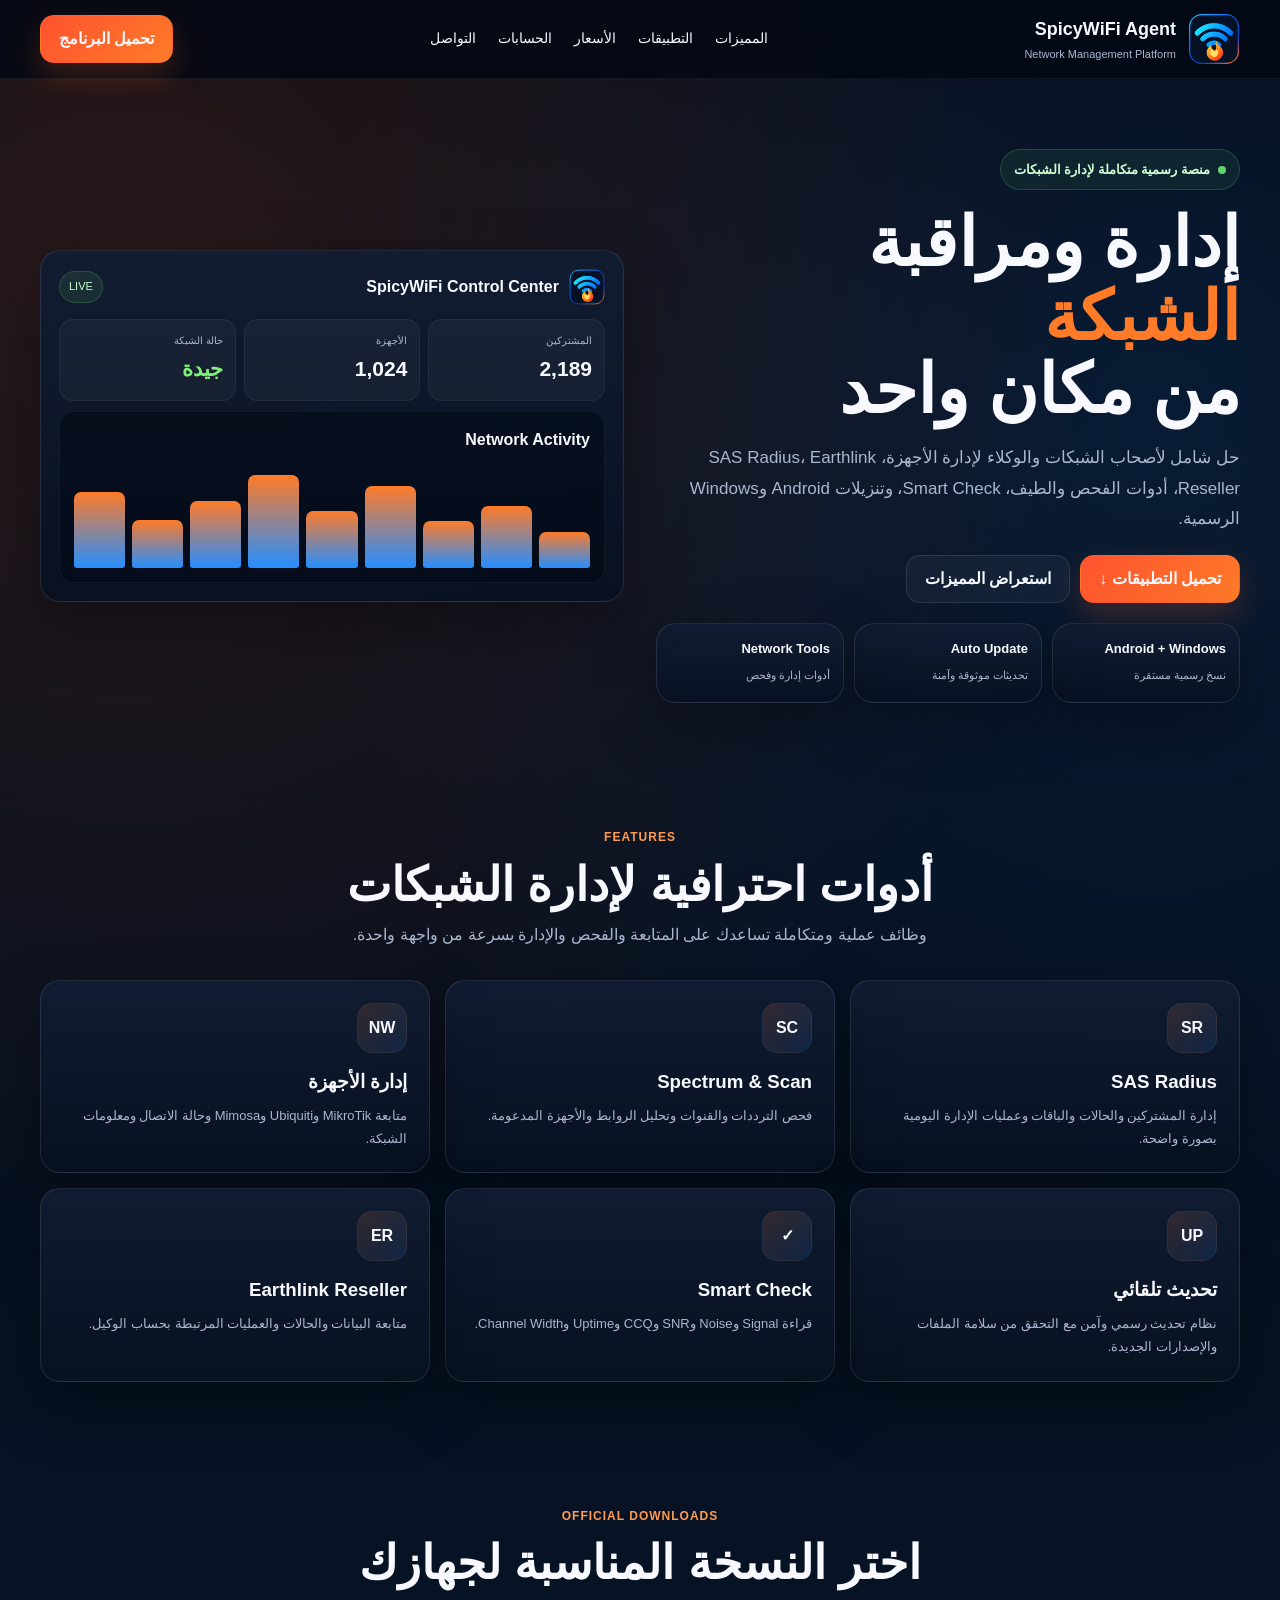
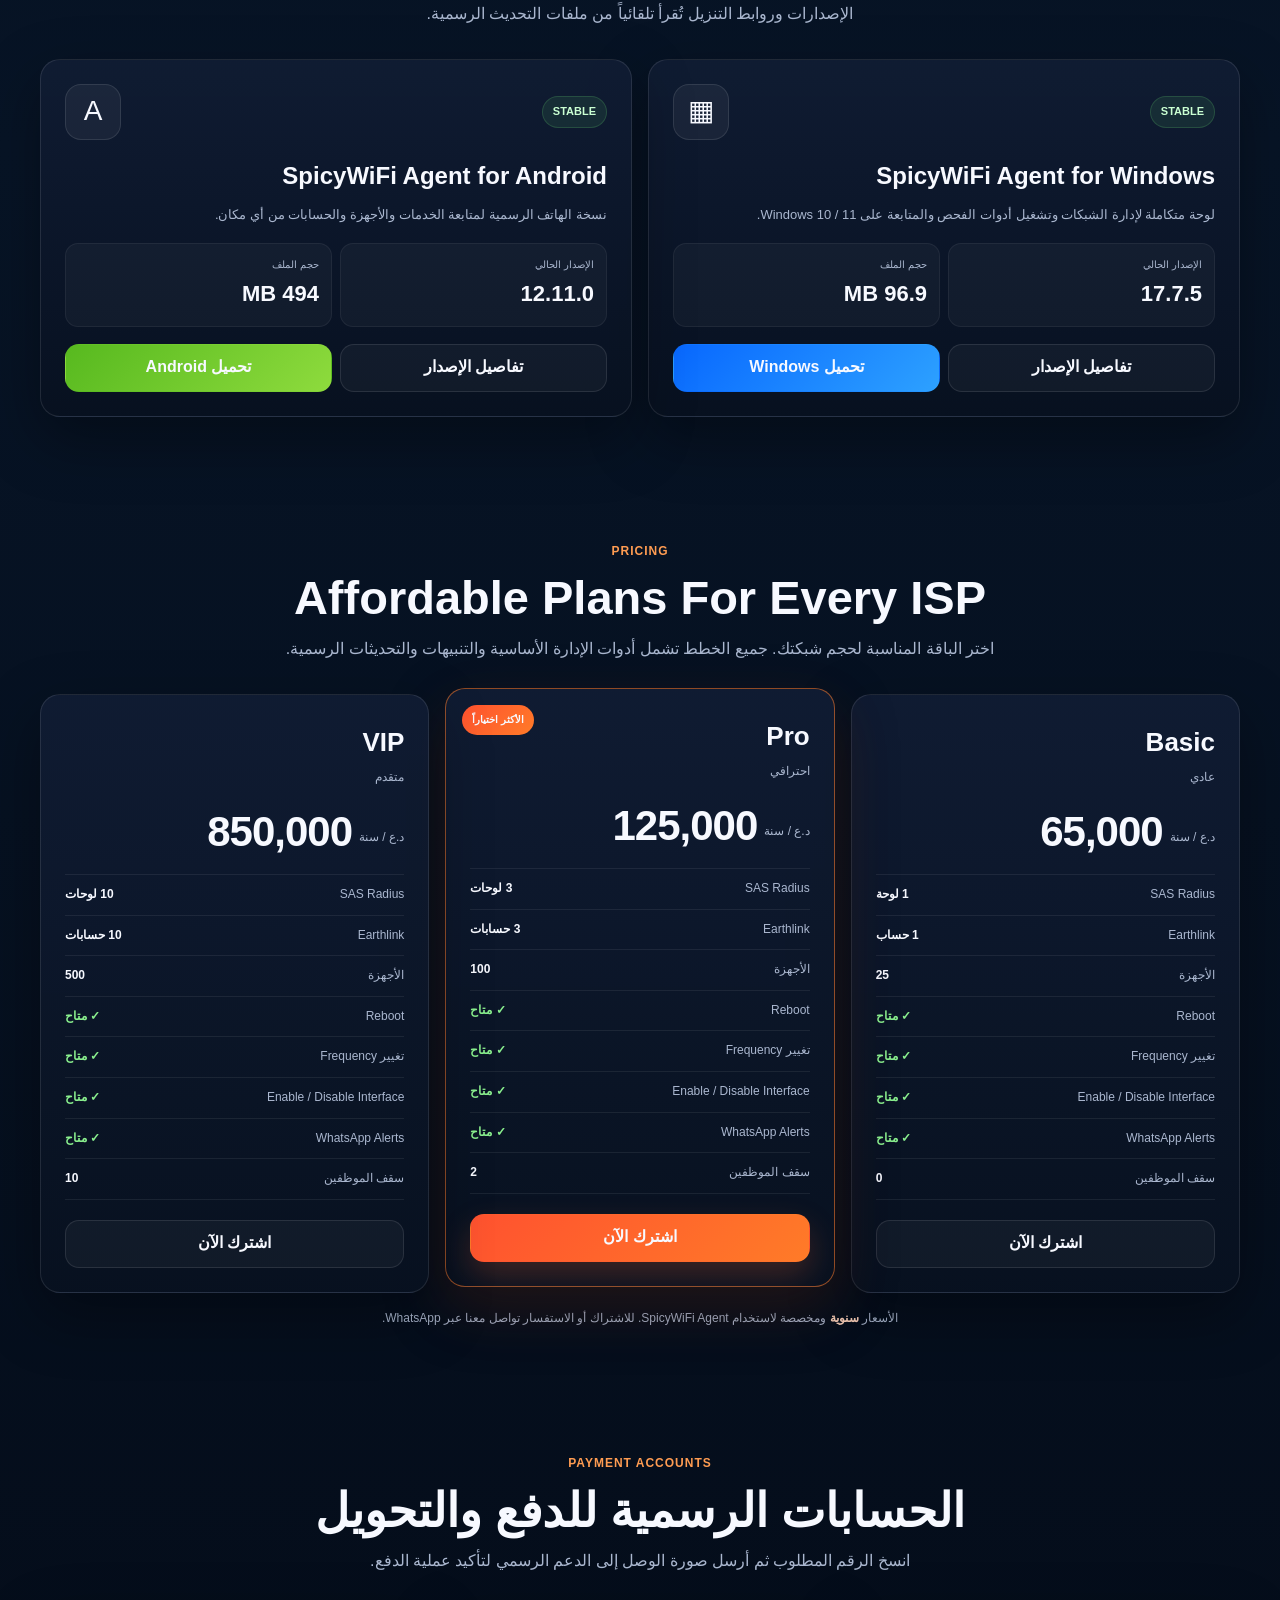
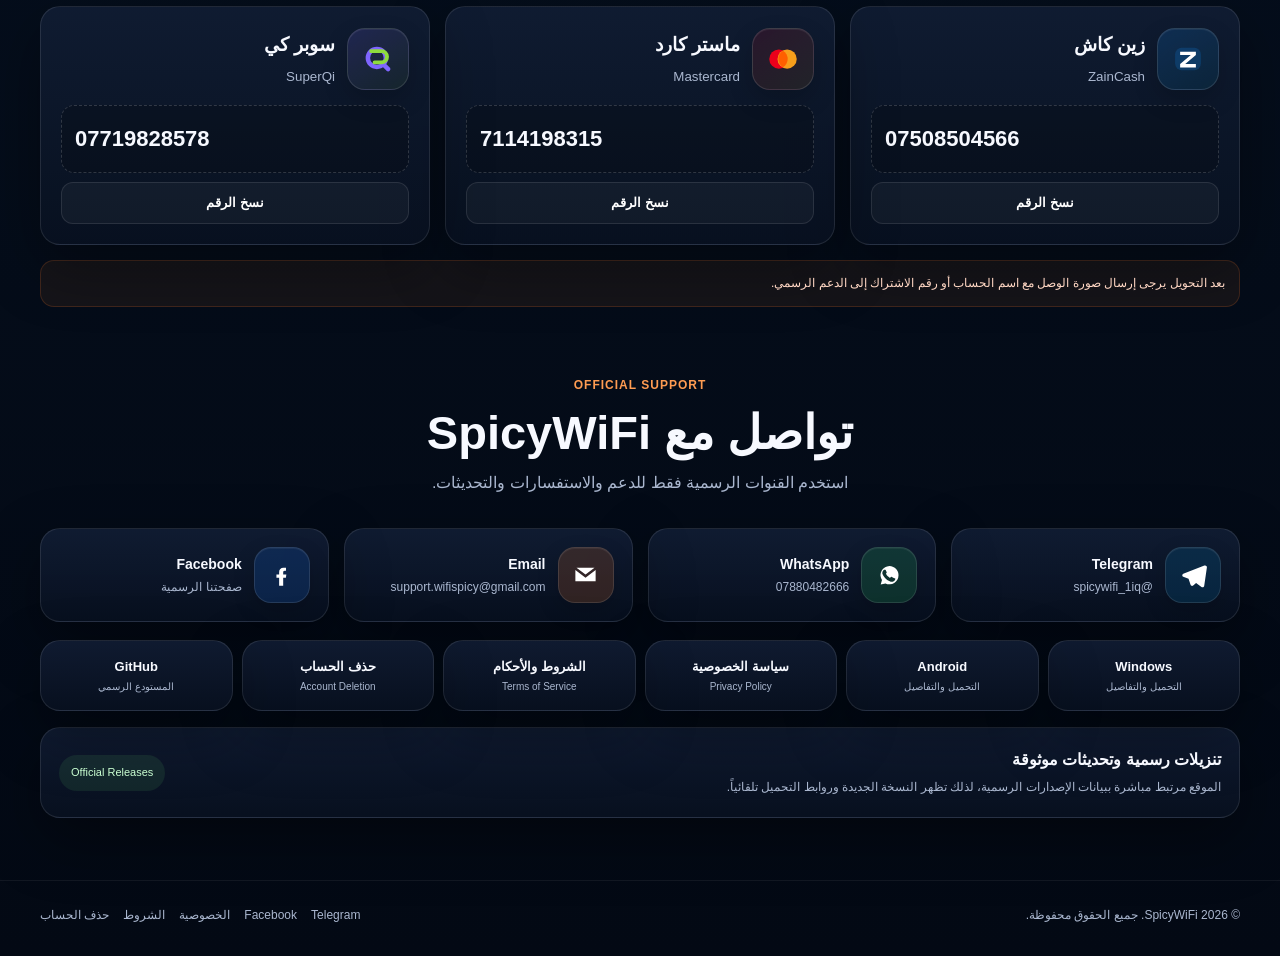
<file: index.html>
<!doctype html><html lang="ar" dir="rtl"><head><meta charset="utf-8"><meta name="viewport" content="width=device-width,initial-scale=1,viewport-fit=cover"><meta name="theme-color" content="#06101f"><meta name="description" content="الموقع الرسمي لـ SpicyWiFi Agent — إدارة الشبكات، التنزيلات الرسمية، الحسابات والدعم الفني."><title>SpicyWiFi Agent | Network Management Platform</title><link rel="icon" href="logo-spicywifi.svg" type="image/svg+xml"><style>
:root{--bg:#050b16;--panel:#0c182c;--line:rgba(255,255,255,.1);--text:#f7f9ff;--muted:#aab7cf;--orange:#ff7b28;--blue:#258eff;--green:#64d26f;--shadow:0 22px 60px rgba(0,0,0,.34)}*{box-sizing:border-box}html{scroll-behavior:smooth}body{margin:0;font-family:Tahoma,Arial,sans-serif;color:var(--text);background:radial-gradient(circle at 10% 7%,rgba(255,110,45,.14),transparent 24%),radial-gradient(circle at 90% 10%,rgba(37,142,255,.12),transparent 22%),linear-gradient(180deg,#040914,#071426 42%,#030914);line-height:1.8}a{text-decoration:none;color:inherit}.container{width:min(1200px,calc(100% - 28px));margin:auto}.nav{position:sticky;top:0;z-index:30;background:rgba(3,9,19,.86);backdrop-filter:blur(16px);border-bottom:1px solid rgba(255,255,255,.06)}.navin{min-height:78px;display:flex;align-items:center;justify-content:space-between;gap:15px}.brand{display:flex;align-items:center;gap:12px}.brand img{width:52px;height:52px;border-radius:16px}.brand b{display:block;font-size:18px}.brand small{display:block;color:var(--muted);font-size:11px}.links{display:flex;gap:22px;font-size:14px}.menu{display:none;width:42px;height:42px;border:1px solid var(--line);border-radius:12px;background:rgba(255,255,255,.04);color:#fff}.btn{display:inline-flex;align-items:center;justify-content:center;min-height:48px;padding:0 18px;border-radius:14px;font-weight:900;border:1px solid transparent}.primary{background:linear-gradient(135deg,#ff522f,var(--orange));box-shadow:0 14px 32px rgba(255,105,45,.22)}.secondary{background:rgba(255,255,255,.04);border-color:var(--line)}.blue{background:linear-gradient(135deg,#0868ff,#2da1ff)}.green{background:linear-gradient(135deg,#57b91f,#8edb3d)}section{padding:62px 0}.hero{padding-top:70px}.hero-grid{display:grid;grid-template-columns:1fr 1fr;gap:32px;align-items:center}.pill{display:inline-flex;align-items:center;gap:8px;padding:8px 13px;border-radius:999px;border:1px solid rgba(100,210,111,.22);background:rgba(100,210,111,.08);color:#d0ffd6;font-size:13px;font-weight:800}.pill:before{content:"";width:8px;height:8px;border-radius:50%;background:var(--green)}h1{font-size:clamp(42px,5.3vw,70px);line-height:1.08;margin:16px 0 14px}.accent{color:var(--orange)}.lead{color:var(--muted);font-size:17px}.actions{display:flex;flex-wrap:wrap;gap:10px;margin-top:20px}.trust{display:grid;grid-template-columns:repeat(3,1fr);gap:10px;margin-top:20px}.trust div,.glass{background:linear-gradient(180deg,rgba(17,29,52,.9),rgba(8,17,32,.92));border:1px solid var(--line);border-radius:20px;box-shadow:var(--shadow)}.trust div{padding:13px}.trust b{display:block;font-size:13px}.trust span{color:var(--muted);font-size:11px}.dash{padding:18px}.dashhead{display:flex;align-items:center;justify-content:space-between;margin-bottom:14px}.dashbrand{display:flex;align-items:center;gap:10px}.dashbrand img{width:36px;height:36px;border-radius:11px}.live{font-size:11px;color:#caffd2;background:rgba(100,210,111,.1);border:1px solid rgba(100,210,111,.2);border-radius:999px;padding:5px 9px}.metrics{display:grid;grid-template-columns:repeat(3,1fr);gap:8px}.metric{padding:12px;border-radius:14px;background:rgba(255,255,255,.035);border:1px solid rgba(255,255,255,.06)}.metric small{display:block;color:var(--muted);font-size:10px}.metric b{display:block;font-size:21px}.chart{margin-top:10px;padding:14px;border-radius:15px;background:rgba(2,8,19,.48);border:1px solid rgba(255,255,255,.05)}.bars{height:105px;display:flex;align-items:flex-end;gap:7px;margin-top:8px}.bars i{flex:1;border-radius:7px 7px 3px 3px;background:linear-gradient(180deg,var(--orange),var(--blue))}.head{text-align:center;max-width:800px;margin:0 auto 30px}.eyebrow{font-size:12px;font-weight:900;color:#ff9c52;letter-spacing:1px}.head h2{font-size:clamp(30px,4vw,47px);line-height:1.2;margin:8px 0}.head p{color:var(--muted);margin:0}.grid3{display:grid;grid-template-columns:repeat(3,1fr);gap:15px}.card{padding:22px}.ico{width:50px;height:50px;border-radius:15px;display:grid;place-items:center;background:linear-gradient(135deg,rgba(255,123,40,.15),rgba(37,142,255,.12));border:1px solid rgba(255,255,255,.05);font-weight:900}.card h3{margin:12px 0 5px}.card p{margin:0;color:var(--muted);font-size:13px}.downloads{display:grid;grid-template-columns:repeat(2,1fr);gap:16px}.app{padding:24px}.apptop{display:flex;justify-content:space-between;align-items:center}.stable{font-size:11px;font-weight:900;color:#caffd2;background:rgba(100,210,111,.1);border:1px solid rgba(100,210,111,.2);border-radius:999px;padding:5px 10px}.platform{width:56px;height:56px;border-radius:16px;display:grid;place-items:center;background:rgba(255,255,255,.05);border:1px solid var(--line);font-size:28px}.app h3{font-size:24px;margin:14px 0 6px}.app p{margin:0;color:var(--muted);font-size:13px}.meta{display:grid;grid-template-columns:1fr 1fr;gap:8px;margin:17px 0}.meta div{padding:12px;border-radius:13px;background:rgba(255,255,255,.035);border:1px solid rgba(255,255,255,.06)}.meta span{display:block;color:var(--muted);font-size:10px}.meta b{font-size:22px}.appactions{display:grid;grid-template-columns:1fr 1fr;gap:8px}.pricing-grid{display:grid;grid-template-columns:repeat(3,1fr);gap:16px;align-items:stretch}.price-card{padding:24px;position:relative;overflow:hidden;display:flex;flex-direction:column}.price-card.popular{border-color:rgba(255,123,40,.55);box-shadow:0 22px 60px rgba(255,101,43,.12),var(--shadow);transform:translateY(-6px)}.popular-badge{position:absolute;top:16px;left:16px;padding:6px 10px;border-radius:999px;background:linear-gradient(135deg,#ff522f,var(--orange));font-size:10px;font-weight:900}.plan-name{font-size:26px;font-weight:900;margin:0}.plan-sub{color:var(--muted);font-size:12px;margin:2px 0 14px}.price{display:flex;align-items:flex-end;gap:7px;margin:8px 0 17px;direction:ltr;justify-content:flex-end}.price strong{font-size:42px;line-height:1;font-weight:900;letter-spacing:-1px}.price span{color:var(--muted);font-size:12px;direction:rtl;padding-bottom:4px}.plan-features{display:grid;gap:0;margin:4px 0 20px;border-top:1px solid rgba(255,255,255,.07)}.plan-feature{display:flex;align-items:center;justify-content:space-between;gap:14px;padding:9px 0;border-bottom:1px solid rgba(255,255,255,.07);font-size:12px}.plan-feature span{color:var(--muted)}.plan-feature b{font-size:12px;text-align:left}.yes{color:#8af08e}.plan-btn{margin-top:auto;width:100%}.pricing-note{text-align:center;color:var(--muted);font-size:12px;margin-top:15px}.pricing-note b{color:#ffd5bf}.payments{display:grid;grid-template-columns:repeat(3,1fr);gap:15px}.pay{padding:20px}.paytop{display:flex;align-items:center;gap:12px}.paylogo{width:62px;height:62px;border-radius:18px;display:grid;place-items:center;border:1px solid rgba(255,255,255,.12);background:linear-gradient(145deg,rgba(255,255,255,.075),rgba(255,255,255,.035));overflow:hidden;box-shadow:inset 0 1px 0 rgba(255,255,255,.06),0 10px 24px rgba(0,0,0,.18)}.paylogo svg{width:36px;height:36px}.paylogo.master svg{width:44px;height:30px}.pay h3{margin:0}.pay small{color:var(--muted)}.number{direction:ltr;text-align:left;padding:13px;border-radius:13px;background:rgba(0,0,0,.18);border:1px dashed rgba(255,255,255,.16);font-size:22px;font-weight:900;margin:14px 0 9px}.copy{width:100%;min-height:42px;border-radius:12px;border:1px solid var(--line);background:rgba(255,255,255,.04);color:#fff;font-weight:800}.notice{margin-top:15px;padding:12px 14px;border-radius:14px;border:1px solid rgba(255,123,40,.18);background:rgba(255,123,40,.07);color:#ffd7c4;font-size:12px}.contacts{display:grid;grid-template-columns:repeat(4,1fr);gap:15px}.contact{padding:18px;display:flex;align-items:center;gap:12px}.contactmark{width:56px;height:56px;border-radius:17px;display:grid;place-items:center;border:1px solid rgba(255,255,255,.11);overflow:hidden;color:#fff;box-shadow:inset 0 1px 0 rgba(255,255,255,.05),0 8px 22px rgba(0,0,0,.15)}.contactmark svg{width:27px;height:27px;fill:currentColor}.telegram{background:rgba(0,136,204,.16)}.whatsapp{background:rgba(37,211,102,.16)}.email{background:rgba(255,123,40,.16)}.facebook{background:rgba(24,119,242,.18)}.contact b{display:block}.contact span{display:block;color:var(--muted);font-size:12px;overflow-wrap:anywhere}.legal{display:grid;grid-template-columns:repeat(6,1fr);gap:9px;margin-top:18px}.legal a{padding:14px;text-align:center}.legal b{display:block;font-size:13px}.legal span{display:block;color:var(--muted);font-size:10px}.security{margin-top:16px;padding:18px;display:flex;align-items:center;justify-content:space-between;gap:16px}.security p{margin:2px 0 0;color:var(--muted);font-size:12px}.seal{padding:8px 12px;border-radius:999px;background:rgba(100,210,111,.1);color:#caffd2;font-size:11px}.zainpay{background:linear-gradient(145deg,rgba(20,143,255,.17),rgba(0,207,255,.07))}.master{background:linear-gradient(145deg,rgba(235,0,27,.12),rgba(247,158,27,.09))}.superqipay{background:linear-gradient(145deg,rgba(127,101,255,.16),rgba(142,219,61,.07))}#accounts{padding-bottom:34px}#contact{padding-top:34px}.paytop{min-height:64px}.contact{min-height:94px}.contact b{font-size:14px}footer{padding:24px 0 30px;border-top:1px solid rgba(255,255,255,.06);color:var(--muted);font-size:12px}.foot{display:flex;justify-content:space-between;gap:16px}.footlinks{display:flex;gap:14px;flex-wrap:wrap}@media(max-width:980px){.hero-grid,.downloads,.payments,.contacts,.pricing-grid{grid-template-columns:1fr 1fr}.grid3,.legal{grid-template-columns:1fr 1fr}.links{display:none}.menu{display:inline-grid;place-items:center}}@media(max-width:680px){section{padding:46px 0}.hero{padding-top:46px}.hero-grid,.downloads,.payments,.pricing-grid,.grid3,.legal,.trust,.metrics,.meta,.appactions{grid-template-columns:1fr}.contacts{grid-template-columns:repeat(2,minmax(0,1fr));gap:10px}.price-card.popular{transform:none}.price strong{font-size:38px}.hero-grid>div:nth-child(2){order:-1}.brand small{display:none}.brand b{font-size:15px}.brand img{width:44px;height:44px}.navcta{display:none}.links{position:absolute;top:68px;left:14px;right:14px;display:none;flex-direction:column;gap:4px;padding:12px;background:#081326;border:1px solid var(--line);border-radius:15px}.links.open{display:flex}.links a{padding:9px 12px}.actions .btn{width:100%}.security,.foot{flex-direction:column;text-align:center;align-items:center}h1{font-size:42px}.lead{font-size:15px}.number{font-size:20px}#accounts{padding-bottom:24px}#contact{padding-top:24px}#accounts .head{margin-bottom:24px}#accounts .head h2{font-size:31px;line-height:1.3}#accounts .head p{font-size:13px}.pay{padding:18px}.paylogo{width:60px;height:60px}.paylogo svg{width:35px;height:35px}.contact{padding:14px 12px;min-height:86px;gap:10px;align-items:center}.contactmark{width:50px;height:50px;flex:0 0 50px}.contactmark svg{width:24px;height:24px}.contact b{font-size:13px}.contact span{font-size:10.5px;line-height:1.45}.notice{margin-top:12px}.head{margin-bottom:25px}}@media(max-width:380px){.contacts{grid-template-columns:1fr}.contact{min-height:78px}}
</style></head><body><header class="nav"><div class="container navin"><a class="brand" href="#top"><img src="logo-spicywifi.svg" alt="SpicyWiFi"><span><b>SpicyWiFi Agent</b><small>Network Management Platform</small></span></a><nav class="links" id="navLinks"><a href="#features">المميزات</a><a href="#downloads">التطبيقات</a><a href="#pricing">الأسعار</a><a href="#accounts">الحسابات</a><a href="#contact">التواصل</a></nav><button class="menu" id="menu" aria-label="القائمة">☰</button><a class="btn primary navcta" href="#downloads">تحميل البرنامج</a></div></header><main id="top"><section class="hero"><div class="container hero-grid"><div><span class="pill">منصة رسمية متكاملة لإدارة الشبكات</span><h1>إدارة ومراقبة <span class="accent">الشبكة</span><br>من مكان واحد</h1><p class="lead">حل شامل لأصحاب الشبكات والوكلاء لإدارة الأجهزة، SAS Radius، Earthlink Reseller، أدوات الفحص والطيف، Smart Check، وتنزيلات Android وWindows الرسمية.</p><div class="actions"><a class="btn primary" href="#downloads">تحميل التطبيقات ↓</a><a class="btn secondary" href="#features">استعراض المميزات</a></div><div class="trust"><div><b>Android + Windows</b><span>نسخ رسمية مستقرة</span></div><div><b>Auto Update</b><span>تحديثات موثوقة وآمنة</span></div><div><b>Network Tools</b><span>أدوات إدارة وفحص</span></div></div></div><div class="dash glass"><div class="dashhead"><div class="dashbrand"><img src="logo-spicywifi.svg" alt=""><b>SpicyWiFi Control Center</b></div><span class="live">LIVE</span></div><div class="metrics"><div class="metric"><small>المشتركين</small><b>2,189</b></div><div class="metric"><small>الأجهزة</small><b>1,024</b></div><div class="metric"><small>حالة الشبكة</small><b style="color:#7eef78">جيدة</b></div></div><div class="chart"><b>Network Activity</b><div class="bars"><i style="height:34%"></i><i style="height:59%"></i><i style="height:45%"></i><i style="height:78%"></i><i style="height:54%"></i><i style="height:88%"></i><i style="height:64%"></i><i style="height:46%"></i><i style="height:72%"></i></div></div></div></div></section><section id="features"><div class="container"><div class="head"><div class="eyebrow">FEATURES</div><h2>أدوات احترافية لإدارة الشبكات</h2><p>وظائف عملية ومتكاملة تساعدك على المتابعة والفحص والإدارة بسرعة من واجهة واحدة.</p></div><div class="grid3"><article class="card glass"><div class="ico">SR</div><h3>SAS Radius</h3><p>إدارة المشتركين والحالات والباقات وعمليات الإدارة اليومية بصورة واضحة.</p></article><article class="card glass"><div class="ico">SC</div><h3>Spectrum & Scan</h3><p>فحص الترددات والقنوات وتحليل الروابط والأجهزة المدعومة.</p></article><article class="card glass"><div class="ico">NW</div><h3>إدارة الأجهزة</h3><p>متابعة MikroTik وUbiquiti وMimosa وحالة الاتصال ومعلومات الشبكة.</p></article><article class="card glass"><div class="ico">UP</div><h3>تحديث تلقائي</h3><p>نظام تحديث رسمي وآمن مع التحقق من سلامة الملفات والإصدارات الجديدة.</p></article><article class="card glass"><div class="ico">✓</div><h3>Smart Check</h3><p>قراءة Signal وNoise وSNR وCCQ وUptime وChannel Width.</p></article><article class="card glass"><div class="ico">ER</div><h3>Earthlink Reseller</h3><p>متابعة البيانات والحالات والعمليات المرتبطة بحساب الوكيل.</p></article></div></div></section><section id="downloads"><div class="container"><div class="head"><div class="eyebrow">OFFICIAL DOWNLOADS</div><h2>اختر النسخة المناسبة لجهازك</h2><p>الإصدارات وروابط التنزيل تُقرأ تلقائياً من ملفات التحديث الرسمية.</p></div><div class="downloads"><article class="app glass"><div class="apptop"><span class="stable">STABLE</span><div class="platform">▦</div></div><h3>SpicyWiFi Agent for Windows</h3><p>لوحة متكاملة لإدارة الشبكات وتشغيل أدوات الفحص والمتابعة على Windows 10 / 11.</p><div class="meta"><div><span>الإصدار الحالي</span><b id="wv">17.0.7</b></div><div><span>حجم الملف</span><b id="ws">109 MB</b></div></div><div class="appactions"><a class="btn secondary" href="windows.html">تفاصيل الإصدار</a><a class="btn blue" id="wd" href="windows.html">تحميل Windows</a></div></article><article class="app glass"><div class="apptop"><span class="stable">STABLE</span><div class="platform">A</div></div><h3>SpicyWiFi Agent for Android</h3><p>نسخة الهاتف الرسمية لمتابعة الخدمات والأجهزة والحسابات من أي مكان.</p><div class="meta"><div><span>الإصدار الحالي</span><b id="av">12.1.22</b></div><div><span>حجم الملف</span><b id="as">6.1 MB</b></div></div><div class="appactions"><a class="btn secondary" href="android.html">تفاصيل الإصدار</a><a class="btn green" id="ad" href="android.html">تحميل Android</a></div></article></div></div></section><section id="pricing"><div class="container"><div class="head"><div class="eyebrow">PRICING</div><h2>Affordable Plans For Every ISP</h2><p>اختر الباقة المناسبة لحجم شبكتك. جميع الخطط تشمل أدوات الإدارة الأساسية والتنبيهات والتحديثات الرسمية.</p></div><div class="pricing-grid"><article class="price-card glass"><h3 class="plan-name">Basic</h3><div class="plan-sub">عادي</div><div class="price"><strong>65,000</strong><span>د.ع / سنة</span></div><div class="plan-features"><div class="plan-feature"><span>SAS Radius</span><b>1 لوحة</b></div><div class="plan-feature"><span>Earthlink</span><b>1 حساب</b></div><div class="plan-feature"><span>الأجهزة</span><b>25</b></div><div class="plan-feature"><span>Reboot</span><b class="yes">✓ متاح</b></div><div class="plan-feature"><span>تغيير Frequency</span><b class="yes">✓ متاح</b></div><div class="plan-feature"><span>Enable / Disable Interface</span><b class="yes">✓ متاح</b></div><div class="plan-feature"><span>WhatsApp Alerts</span><b class="yes">✓ متاح</b></div><div class="plan-feature"><span>سقف الموظفين</span><b>0</b></div></div><a class="btn secondary plan-btn" href="https://wa.me/9647880482666?text=%D8%A7%D9%84%D8%B3%D9%84%D8%A7%D9%85%20%D8%B9%D9%84%D9%8A%D9%83%D9%85%D8%8C%20%D8%A3%D8%B1%D9%8A%D8%AF%20%D8%A7%D9%84%D8%A7%D8%B4%D8%AA%D8%B1%D8%A7%D9%83%20%D9%81%D9%8A%20%D8%A8%D8%A7%D9%82%D8%A9%20SpicyWiFi%20Agent%20Basic%20%D8%A7%D9%84%D8%B3%D9%86%D9%88%D9%8A%D8%A9%20%D8%A8%D8%B3%D8%B9%D8%B1%2065%2C000%20%D8%AF.%D8%B9" target="_blank" rel="noopener">اشترك الآن</a></article><article class="price-card glass popular"><span class="popular-badge">الأكثر اختياراً</span><h3 class="plan-name">Pro</h3><div class="plan-sub">احترافي</div><div class="price"><strong>125,000</strong><span>د.ع / سنة</span></div><div class="plan-features"><div class="plan-feature"><span>SAS Radius</span><b>3 لوحات</b></div><div class="plan-feature"><span>Earthlink</span><b>3 حسابات</b></div><div class="plan-feature"><span>الأجهزة</span><b>100</b></div><div class="plan-feature"><span>Reboot</span><b class="yes">✓ متاح</b></div><div class="plan-feature"><span>تغيير Frequency</span><b class="yes">✓ متاح</b></div><div class="plan-feature"><span>Enable / Disable Interface</span><b class="yes">✓ متاح</b></div><div class="plan-feature"><span>WhatsApp Alerts</span><b class="yes">✓ متاح</b></div><div class="plan-feature"><span>سقف الموظفين</span><b>2</b></div></div><a class="btn primary plan-btn" href="https://wa.me/9647880482666?text=%D8%A7%D9%84%D8%B3%D9%84%D8%A7%D9%85%20%D8%B9%D9%84%D9%8A%D9%83%D9%85%D8%8C%20%D8%A3%D8%B1%D9%8A%D8%AF%20%D8%A7%D9%84%D8%A7%D8%B4%D8%AA%D8%B1%D8%A7%D9%83%20%D9%81%D9%8A%20%D8%A8%D8%A7%D9%82%D8%A9%20SpicyWiFi%20Agent%20Pro%20%D8%A7%D9%84%D8%B3%D9%86%D9%88%D9%8A%D8%A9%20%D8%A8%D8%B3%D8%B9%D8%B1%20125%2C000%20%D8%AF.%D8%B9" target="_blank" rel="noopener">اشترك الآن</a></article><article class="price-card glass"><h3 class="plan-name">VIP</h3><div class="plan-sub">متقدم</div><div class="price"><strong>850,000</strong><span>د.ع / سنة</span></div><div class="plan-features"><div class="plan-feature"><span>SAS Radius</span><b>10 لوحات</b></div><div class="plan-feature"><span>Earthlink</span><b>10 حسابات</b></div><div class="plan-feature"><span>الأجهزة</span><b>500</b></div><div class="plan-feature"><span>Reboot</span><b class="yes">✓ متاح</b></div><div class="plan-feature"><span>تغيير Frequency</span><b class="yes">✓ متاح</b></div><div class="plan-feature"><span>Enable / Disable Interface</span><b class="yes">✓ متاح</b></div><div class="plan-feature"><span>WhatsApp Alerts</span><b class="yes">✓ متاح</b></div><div class="plan-feature"><span>سقف الموظفين</span><b>10</b></div></div><a class="btn secondary plan-btn" href="https://wa.me/9647880482666?text=%D8%A7%D9%84%D8%B3%D9%84%D8%A7%D9%85%20%D8%B9%D9%84%D9%8A%D9%83%D9%85%D8%8C%20%D8%A3%D8%B1%D9%8A%D8%AF%20%D8%A7%D9%84%D8%A7%D8%B4%D8%AA%D8%B1%D8%A7%D9%83%20%D9%81%D9%8A%20%D8%A8%D8%A7%D9%82%D8%A9%20SpicyWiFi%20Agent%20VIP%20%D8%A7%D9%84%D8%B3%D9%86%D9%88%D9%8A%D8%A9%20%D8%A8%D8%B3%D8%B9%D8%B1%20850%2C000%20%D8%AF.%D8%B9" target="_blank" rel="noopener">اشترك الآن</a></article></div><div class="pricing-note">الأسعار <b>سنوية</b> ومخصصة لاستخدام SpicyWiFi Agent. للاشتراك أو الاستفسار تواصل معنا عبر WhatsApp.</div></div></section><section id="accounts"><div class="container"><div class="head"><div class="eyebrow">PAYMENT ACCOUNTS</div><h2>الحسابات الرسمية للدفع والتحويل</h2><p>انسخ الرقم المطلوب ثم أرسل صورة الوصل إلى الدعم الرسمي لتأكيد عملية الدفع.</p></div><div class="payments"><article class="pay glass"><div class="paytop"><div class="paylogo zainpay"><svg viewBox="0 0 64 64"><rect x="9" y="12" width="46" height="40" rx="12" fill="#148fff" opacity=".18"/><path d="M18 19h28v6L27 41h19v6H18v-6l19-16H18z" fill="#fff"/></svg></div><div><h3>زين كاش</h3><small>ZainCash</small></div></div><div class="number" id="zain">07508504566</div><button class="copy" data-copy="zain">نسخ الرقم</button></article><article class="pay glass"><div class="paytop"><div class="paylogo master"><svg viewBox="0 0 64 40"><circle cx="26" cy="20" r="14" fill="#EB001B"/><circle cx="38" cy="20" r="14" fill="#F79E1B"/><path d="M32 8a14 14 0 0 1 0 24a14 14 0 0 1 0-24Z" fill="#FF5F00"/></svg></div><div><h3>ماستر كارد</h3><small>Mastercard</small></div></div><div class="number" id="mc">7114198315</div><button class="copy" data-copy="mc">نسخ الرقم</button></article><article class="pay glass"><div class="paytop"><div class="paylogo superqipay"><svg viewBox="0 0 64 64"><circle cx="30" cy="30" r="16" fill="none" stroke="#7f65ff" stroke-width="8"/><path d="M40 40l10 10" stroke="#7f65ff" stroke-width="8" stroke-linecap="round"/><path d="M20 18h18a10 10 0 0 1 0 20H26" fill="none" stroke="#8edb3d" stroke-width="7" stroke-linecap="round"/></svg></div><div><h3>سوبر كي</h3><small>SuperQi</small></div></div><div class="number" id="sq">07719828578</div><button class="copy" data-copy="sq">نسخ الرقم</button></article></div><div class="notice">بعد التحويل يرجى إرسال صورة الوصل مع اسم الحساب أو رقم الاشتراك إلى الدعم الرسمي.</div></div></section><section id="contact"><div class="container"><div class="head"><div class="eyebrow">OFFICIAL SUPPORT</div><h2>تواصل مع SpicyWiFi</h2><p>استخدم القنوات الرسمية فقط للدعم والاستفسارات والتحديثات.</p></div><div class="contacts"><a class="contact glass" href="https://t.me/spicywifi_1iq" target="_blank" rel="noopener"><div class="contactmark telegram"><svg viewBox="0 0 24 24"><path d="M21.7 3.2 2.9 10.4c-1.2.5-1.2 2.2 0 2.7l4.7 1.7 1.8 5.5c.3 1 1.5 1.3 2.3.6l2.6-2.2 4.8 3.5c.9.7 2.2.2 2.4-.9L23.9 4.9c.2-1.2-1-2.2-2.2-1.7Z"/></svg></div><div><b>Telegram</b><span>@spicywifi_1iq</span></div></a><a class="contact glass" href="https://wa.me/9647880482666" target="_blank" rel="noopener"><div class="contactmark whatsapp"><svg viewBox="0 0 24 24"><path d="M20 11.9A8 8 0 0 1 8.4 19l-4.2 1.1 1.1-4.1A8 8 0 1 1 20 11.9Zm-4.7 2c-.2-.1-1.3-.6-1.5-.7-.2-.1-.4-.1-.6.1l-.4.5c-.2.2-.4.2-.7.1-.7-.3-2.5-1.8-3.1-3.2-.2-.3 0-.5.1-.7l.3-.4c.2-.2.2-.4.1-.6-.1-.2-.7-1.3-.9-1.8-.2-.4-.4-.4-.6-.4h-.5c-.2 0-.5.1-.7.3-.8.8-1.2 1.8-1.2 2.6 0 .3.1.7.2 1 .5 1.5 1.7 3.1 3.1 4.3 1.9 1.7 4 2.4 5.3 2.6.4.1.8 0 1.1-.2.7-.3 1.5-1.1 1.7-1.7.2-.5.2-.9.1-1Z"/></svg></div><div><b>WhatsApp</b><span>07880482666</span></div></a><a class="contact glass" href="mailto:support.wifispicy@gmail.com"><div class="contactmark email"><svg viewBox="0 0 24 24"><path d="M3 7l9 7 9-7v10H3V7Zm1-2h16l-8 6-8-6Z"/></svg></div><div><b>Email</b><span>support.wifispicy@gmail.com</span></div></a><a class="contact glass" href="https://www.facebook.com/share/1FGYPF69f1/" target="_blank" rel="noopener"><div class="contactmark facebook"><svg viewBox="0 0 24 24"><path d="M13.5 21v-7h2.4l.4-2.9h-2.8V9.2c0-.8.2-1.5 1.5-1.5H16V5.1c-.3 0-1.2-.1-2.3-.1-2.3 0-3.8 1.4-3.8 4v2.1H7.5V14h2.4v7h3.6Z"/></svg></div><div><b>Facebook</b><span>صفحتنا الرسمية</span></div></a></div><div class="legal"><a class="glass" href="windows.html"><b>Windows</b><span>التحميل والتفاصيل</span></a><a class="glass" href="android.html"><b>Android</b><span>التحميل والتفاصيل</span></a><a class="glass" href="privacy-policy.html"><b>سياسة الخصوصية</b><span>Privacy Policy</span></a><a class="glass" href="terms.html"><b>الشروط والأحكام</b><span>Terms of Service</span></a><a class="glass" href="delete-account.html"><b>حذف الحساب</b><span>Account Deletion</span></a><a class="glass" href="https://github.com/engfaris98/spicywifi" target="_blank" rel="noopener"><b>GitHub</b><span>المستودع الرسمي</span></a></div><div class="security glass"><div><strong>تنزيلات رسمية وتحديثات موثوقة</strong><p>الموقع مرتبط مباشرة ببيانات الإصدارات الرسمية، لذلك تظهر النسخة الجديدة وروابط التحميل تلقائياً.</p></div><div class="seal">Official Releases</div></div></div></section></main><footer><div class="container foot"><div>© <span id="year"></span> SpicyWiFi. جميع الحقوق محفوظة.</div><div class="footlinks"><a href="https://t.me/spicywifi_1iq" target="_blank">Telegram</a><a href="https://www.facebook.com/share/1FGYPF69f1/" target="_blank">Facebook</a><a href="privacy-policy.html">الخصوصية</a><a href="terms.html">الشروط</a><a href="delete-account.html">حذف الحساب</a></div></div></footer><script>document.getElementById('year').textContent=new Date().getFullYear();const menu=document.getElementById('menu'),links=document.getElementById('navLinks');menu.onclick=()=>{const o=links.classList.toggle('open');menu.textContent=o?'×':'☰'};links.querySelectorAll('a').forEach(a=>a.onclick=()=>links.classList.remove('open'));const mb=b=>{if(!b)return'—';const m=b/1048576;return(m>=100?m.toFixed(0):m.toFixed(1))+' MB'};async function mf(file,ids){try{const r=await fetch(file+'?v='+Date.now(),{cache:'no-store'}),d=await r.json();if(d.version)document.getElementById(ids.v).textContent=d.version;if(d.sizeBytes)document.getElementById(ids.s).textContent=mb(d.sizeBytes);if(d.downloadUrl)document.getElementById(ids.d).href=d.downloadUrl}catch{}}mf('windows-version.json',{v:'wv',s:'ws',d:'wd'});mf('android-version.json',{v:'av',s:'as',d:'ad'});document.querySelectorAll('.copy').forEach(b=>b.onclick=async()=>{const v=document.getElementById(b.dataset.copy).textContent.trim(),t=b.textContent;try{await navigator.clipboard.writeText(v);b.textContent='تم النسخ ✓';setTimeout(()=>b.textContent=t,1400)}catch{alert('انسخ الرقم يدوياً: '+v)}});</script></body></html>
</file>
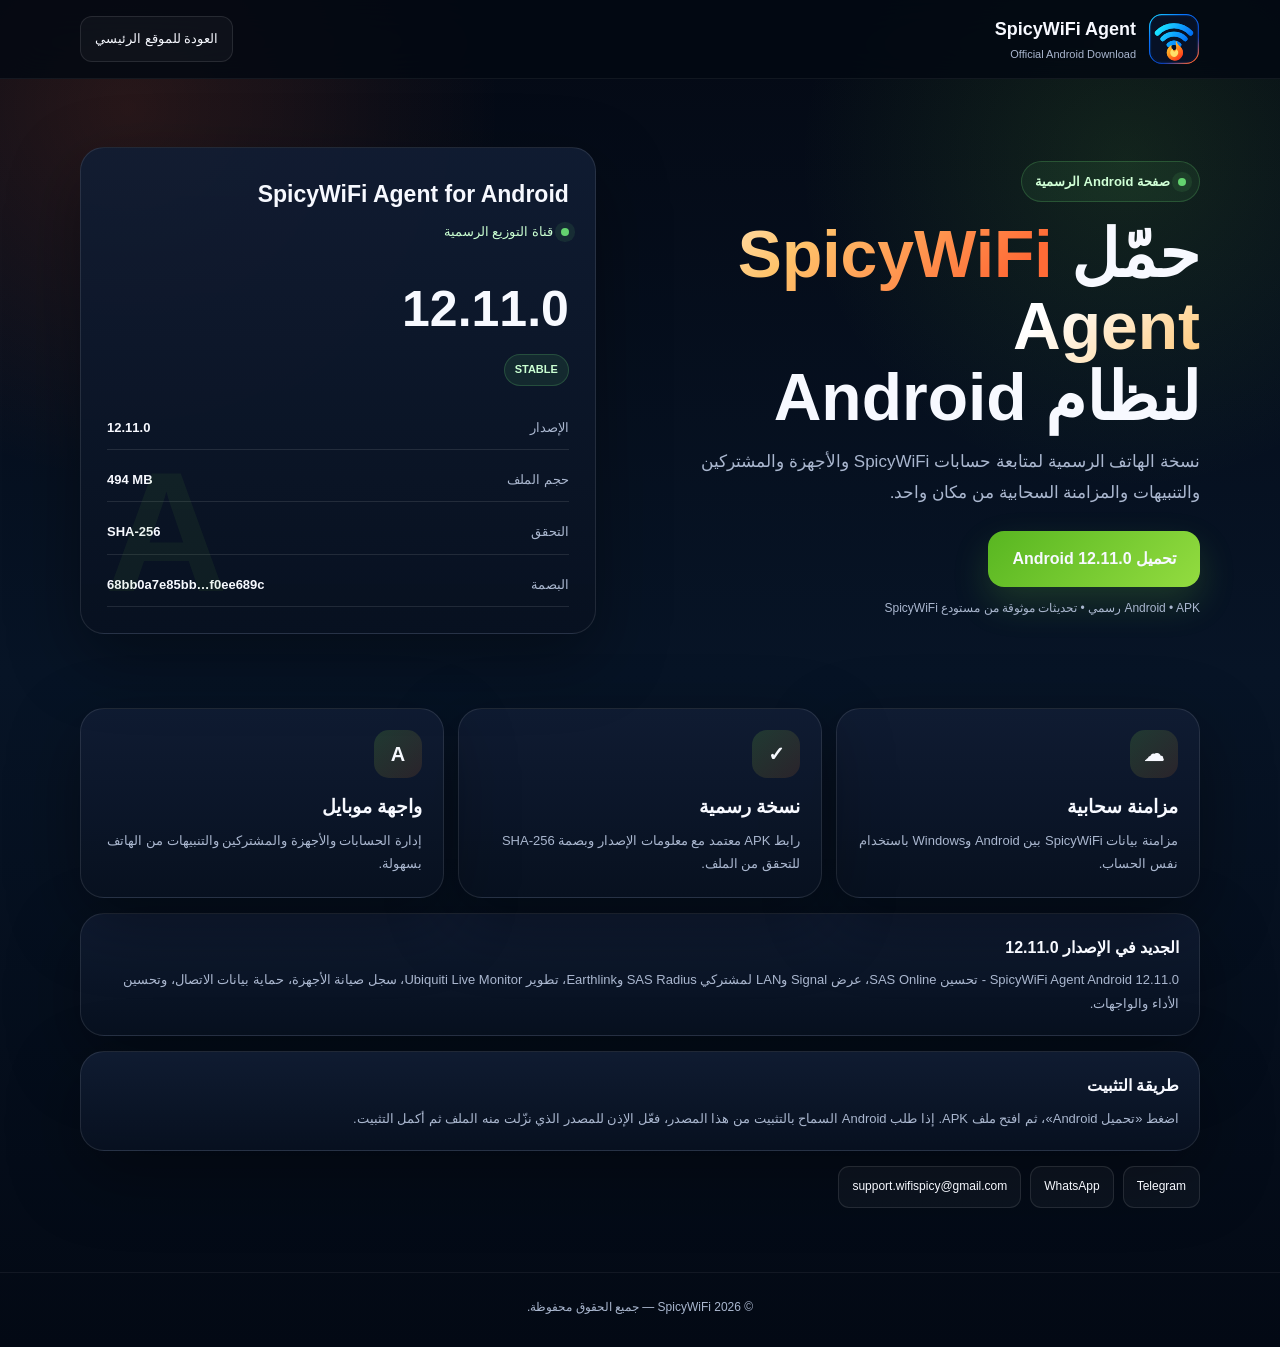
<file: android.html>
<!doctype html><html lang="ar" dir="rtl"><head><meta charset="utf-8"><meta name="viewport" content="width=device-width,initial-scale=1"><meta name="theme-color" content="#06101f"><meta name="description" content="تحميل SpicyWiFi Agent لنظام Android - الصفحة الرسمية."><title>SpicyWiFi Agent for Android</title><link rel="icon" href="logo-spicywifi.svg" type="image/svg+xml"><style>:root{--bg:#050b16;--panel:#0b172b;--line:rgba(255,255,255,.10);--text:#f7f9ff;--muted:#aab7cf;--orange:#ff7b28;--orange2:#ff522f;--green:#70c83c;--ok:#64d26f;--shadow:0 24px 70px rgba(0,0,0,.36)}*{box-sizing:border-box}body{margin:0;font-family:Tahoma,Arial,sans-serif;color:var(--text);background:radial-gradient(circle at 10% 8%,rgba(255,99,43,.14),transparent 22%),radial-gradient(circle at 88% 12%,rgba(112,200,60,.13),transparent 20%),linear-gradient(180deg,#040914,#071426 50%,#030914);line-height:1.8;min-height:100vh}a{color:inherit;text-decoration:none}.wrap{width:min(1120px,calc(100% - 28px));margin:auto}.top{position:sticky;top:0;z-index:20;background:rgba(3,9,19,.84);backdrop-filter:blur(18px);border-bottom:1px solid rgba(255,255,255,.06)}.topin{min-height:78px;display:flex;align-items:center;justify-content:space-between;gap:16px}.brand{display:flex;align-items:center;gap:12px}.brand img{width:52px;height:52px;border-radius:16px}.brand b{display:block;font-size:18px}.brand small{display:block;color:var(--muted);font-size:11px}.home{padding:10px 14px;border-radius:12px;border:1px solid var(--line);background:rgba(255,255,255,.035);font-size:13px}.hero{padding:68px 0 42px}.grid{display:grid;grid-template-columns:1.05fr .95fr;gap:34px;align-items:center}.badge{display:inline-flex;align-items:center;gap:8px;padding:8px 13px;border-radius:999px;background:rgba(100,210,111,.08);border:1px solid rgba(100,210,111,.24);color:#d0ffd6;font-size:13px;font-weight:800}.dot{width:8px;height:8px;border-radius:50%;background:var(--ok);box-shadow:0 0 0 6px rgba(100,210,111,.10)}h1{font-size:clamp(40px,5.8vw,66px);line-height:1.08;margin:17px 0 14px}.grad{background:linear-gradient(135deg,#fff 10%,#ffc36b 48%,#ff6b36 90%);-webkit-background-clip:text;background-clip:text;color:transparent}.lead{color:var(--muted);font-size:17px;margin:0 0 23px}.download{display:inline-flex;align-items:center;justify-content:center;min-height:56px;padding:0 24px;border-radius:16px;background:linear-gradient(135deg,#58b621,#93dc40);font-weight:900;box-shadow:0 16px 36px rgba(112,200,60,.20);transition:.2s}.download:hover{transform:translateY(-2px)}.download.disabled{pointer-events:none;opacity:.55}.sub,.error,.waiting{margin-top:11px;font-size:12px;color:var(--muted)}.error,.waiting{display:none}.error{color:#ffcdbb}.waiting{color:#ffe1a2}.panel,.card,.note{background:linear-gradient(180deg,rgba(17,29,52,.90),rgba(8,17,32,.92));border:1px solid var(--line);border-radius:24px;box-shadow:var(--shadow)}.panel{padding:26px;position:relative;overflow:hidden}.panel:after{content:"A";position:absolute;left:24px;bottom:-52px;font-size:170px;color:#70c83c;opacity:.07;font-weight:900}.panel h2{margin:0;font-size:23px}.status{display:flex;align-items:center;gap:8px;color:#caffd2;font-size:13px;margin:5px 0 20px}.version{font-size:50px;font-weight:900;direction:ltr;text-align:right}.stable{display:inline-block;padding:5px 10px;border-radius:999px;background:rgba(100,210,111,.10);border:1px solid rgba(100,210,111,.22);font-size:11px;color:#caffd2;font-weight:900}.meta{display:grid;gap:8px;margin-top:20px}.row{display:flex;justify-content:space-between;gap:15px;padding:10px 0;border-bottom:1px solid var(--line);font-size:13px}.row span{color:var(--muted)}.row strong{direction:ltr;text-align:left;overflow-wrap:anywhere}.section{padding:32px 0 64px}.cards{display:grid;grid-template-columns:repeat(3,1fr);gap:14px}.card{padding:21px}.ico{width:48px;height:48px;border-radius:15px;display:grid;place-items:center;background:linear-gradient(135deg,rgba(112,200,60,.18),rgba(255,123,40,.12));font-size:20px;font-weight:900}.card h3{margin:12px 0 5px}.card p,.note p{margin:0;color:var(--muted);font-size:13px}.note{padding:20px;margin-top:15px}.note b{display:block;margin-bottom:6px}.support{display:flex;flex-wrap:wrap;gap:9px;margin-top:15px}.support a{padding:9px 13px;border-radius:11px;border:1px solid var(--line);background:rgba(255,255,255,.035);font-size:12px}.footer{padding:24px 0 28px;border-top:1px solid rgba(255,255,255,.06);color:var(--muted);font-size:12px;text-align:center}@media(max-width:800px){.grid{grid-template-columns:1fr}.panel{order:-1}.cards{grid-template-columns:1fr}.brand small{display:none}.download{width:100%}.hero{padding-top:42px}}@media(max-width:520px){.topin{min-height:70px}.brand img{width:44px;height:44px}.brand b{font-size:15px}.home{font-size:11px;padding:8px 10px}h1{font-size:39px}.lead{font-size:15px}.version{font-size:42px}}</style></head><body><header class="top"><div class="wrap topin"><a class="brand" href="./"><img src="logo-spicywifi.svg" alt="SpicyWiFi"><span><b>SpicyWiFi Agent</b><small>Official Android Download</small></span></a><a class="home" href="./">العودة للموقع الرئيسي</a></div></header><main><section class="hero"><div class="wrap grid"><div><div class="badge"><span class="dot"></span>صفحة Android الرسمية</div><h1>حمّل <span class="grad">SpicyWiFi Agent</span><br>لنظام Android</h1><p class="lead">نسخة الهاتف الرسمية لمتابعة حسابات SpicyWiFi والأجهزة والمشتركين والتنبيهات والمزامنة السحابية من مكان واحد.</p><a id="downloadButton" class="download disabled" href="#"><span>جاري تجهيز رابط التحميل...</span></a><div class="sub">Android • APK رسمي • تحديثات موثوقة من مستودع SpicyWiFi</div><div id="waiting" class="waiting">ملف APK الرسمي غير منشور حالياً. سيتم تفعيل زر التحميل تلقائياً عند نشره.</div><div id="loadError" class="error">تعذر قراءة معلومات آخر إصدار.</div></div><aside class="panel"><h2>SpicyWiFi Agent for Android</h2><div class="status"><span class="dot"></span>قناة التوزيع الرسمية</div><div id="version" class="version">12.1.22</div><span class="stable">STABLE</span><div class="meta"><div class="row"><span>الإصدار</span><strong id="versionMeta">12.1.22</strong></div><div class="row"><span>حجم الملف</span><strong id="fileSize">6.1 MB</strong></div><div class="row"><span>التحقق</span><strong>SHA-256</strong></div><div class="row"><span>البصمة</span><strong id="shaValue">—</strong></div></div></aside></div></section><section class="section"><div class="wrap"><div class="cards"><article class="card"><div class="ico">☁</div><h3>مزامنة سحابية</h3><p>مزامنة بيانات SpicyWiFi بين Android وWindows باستخدام نفس الحساب.</p></article><article class="card"><div class="ico">✓</div><h3>نسخة رسمية</h3><p>رابط APK معتمد مع معلومات الإصدار وبصمة SHA-256 للتحقق من الملف.</p></article><article class="card"><div class="ico">A</div><h3>واجهة موبايل</h3><p>إدارة الحسابات والأجهزة والمشتركين والتنبيهات من الهاتف بسهولة.</p></article></div><div class="note"><b>الجديد في الإصدار <span id="noteVersion">12.1.22</span></b><p id="releaseNotes">تحسينات عامة على الأداء والاستقرار وتجربة إدارة الخدمات.</p></div><div class="note"><b>طريقة التثبيت</b><p>اضغط «تحميل Android»، ثم افتح ملف APK. إذا طلب Android السماح بالتثبيت من هذا المصدر، فعّل الإذن للمصدر الذي نزّلت منه الملف ثم أكمل التثبيت.</p></div><div class="support"><a href="https://t.me/spicywifi_1iq" target="_blank" rel="noopener">Telegram</a><a href="https://wa.me/9647880482666" target="_blank" rel="noopener">WhatsApp</a><a href="mailto:support.wifispicy@gmail.com">support.wifispicy@gmail.com</a></div></div></section></main><footer class="footer">© <span id="year"></span> SpicyWiFi — جميع الحقوق محفوظة.</footer><script>document.getElementById('year').textContent=new Date().getFullYear();const mb=b=>{const m=b/1048576;return(m>=100?m.toFixed(0):m.toFixed(1))+' MB'};fetch('./android-version.json?v='+Date.now(),{cache:'no-store'}).then(r=>{if(!r.ok)throw 0;return r.json()}).then(d=>{document.getElementById('version').textContent=d.version||'—';document.getElementById('versionMeta').textContent=d.version||'—';document.getElementById('fileSize').textContent=d.sizeBytes?mb(d.sizeBytes):'—';document.getElementById('shaValue').textContent=d.sha256?(d.sha256.slice(0,12)+'…'+d.sha256.slice(-8)):'—';document.getElementById('shaValue').title=d.sha256||'';document.getElementById('noteVersion').textContent=d.version||'—';document.getElementById('releaseNotes').textContent=d.releaseNotes||'تحسينات عامة على الأداء والاستقرار.';const b=document.getElementById('downloadButton');if(d.available&&d.downloadUrl){b.href=d.downloadUrl;b.classList.remove('disabled');b.querySelector('span').textContent='تحميل Android '+d.version}else{document.getElementById('waiting').style.display='block';b.querySelector('span').textContent='غير متوفر حالياً'}}).catch(()=>document.getElementById('loadError').style.display='block');</script></body></html>
</file>
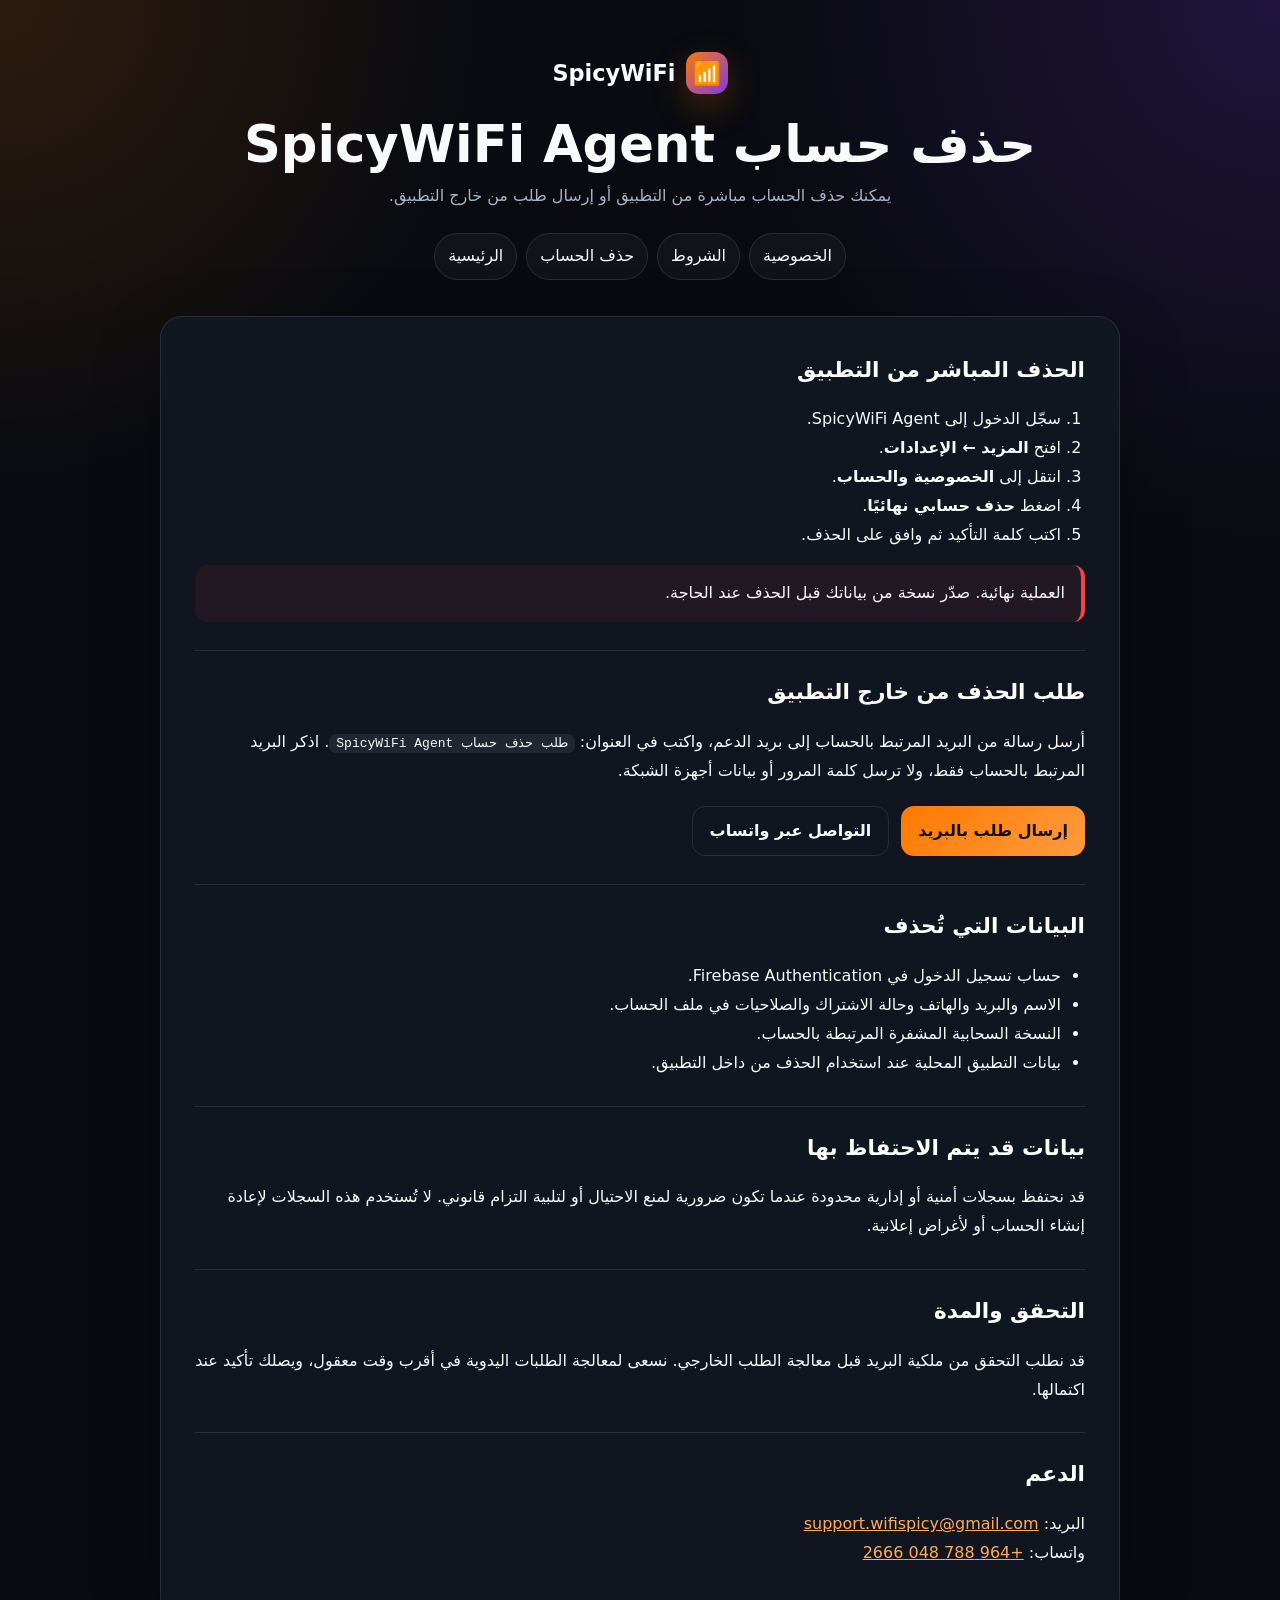
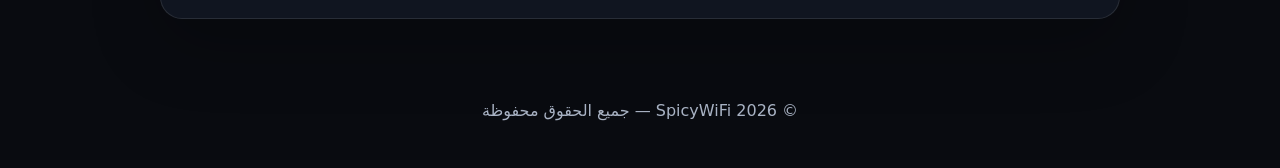
<file: delete-account.html>
<!doctype html>
<html lang="ar" dir="rtl">
<head>
  <meta charset="utf-8"><meta name="viewport" content="width=device-width,initial-scale=1">
  <meta name="description" content="طلب حذف حساب وبيانات SpicyWiFi Agent">
  <title>حذف الحساب | SpicyWiFi Agent</title><link rel="stylesheet" href="styles.css">
</head>
<body>
<header class="wrapper"><div class="brand"><span class="brand-mark">📶</span> SpicyWiFi</div><h1>حذف حساب SpicyWiFi Agent</h1><p class="lead">يمكنك حذف الحساب مباشرة من التطبيق أو إرسال طلب من خارج التطبيق.</p><nav><a href="privacy-policy.html">الخصوصية</a><a href="terms.html">الشروط</a><a href="delete-account.html">حذف الحساب</a><a href="https://engfaris98.github.io/spicywifi/">الرئيسية</a></nav></header>
<main class="wrapper"><article class="card">
<section><h2>الحذف المباشر من التطبيق</h2><ol><li>سجّل الدخول إلى SpicyWiFi Agent.</li><li>افتح <strong>المزيد ← الإعدادات</strong>.</li><li>انتقل إلى <strong>الخصوصية والحساب</strong>.</li><li>اضغط <strong>حذف حسابي نهائيًا</strong>.</li><li>اكتب كلمة التأكيد ثم وافق على الحذف.</li></ol><p class="notice danger">العملية نهائية. صدّر نسخة من بياناتك قبل الحذف عند الحاجة.</p></section>
<section><h2>طلب الحذف من خارج التطبيق</h2><p>أرسل رسالة من البريد المرتبط بالحساب إلى بريد الدعم، واكتب في العنوان: <code>طلب حذف حساب SpicyWiFi Agent</code>. اذكر البريد المرتبط بالحساب فقط، ولا ترسل كلمة المرور أو بيانات أجهزة الشبكة.</p><div class="actions"><a class="button" href="mailto:support.wifispicy@gmail.com?subject=%D8%B7%D9%84%D8%A8%20%D8%AD%D8%B0%D9%81%20%D8%AD%D8%B3%D8%A7%D8%A8%20SpicyWiFi%20Agent&body=%D8%A7%D9%84%D8%A8%D8%B1%D9%8A%D8%AF%20%D8%A7%D9%84%D9%85%D8%B1%D8%AA%D8%A8%D8%B7%20%D8%A8%D8%A7%D9%84%D8%AD%D8%B3%D8%A7%D8%A8%3A%0A%D8%A3%D8%B7%D9%84%D8%A8%20%D8%AD%D8%B0%D9%81%20%D8%AD%D8%B3%D8%A7%D8%A8%D9%8A%20%D9%88%D8%A7%D9%84%D8%A8%D9%8A%D8%A7%D9%86%D8%A7%D8%AA%20%D8%A7%D9%84%D9%85%D8%B1%D8%AA%D8%A8%D8%B7%D8%A9%20%D8%A8%D9%87.">إرسال طلب بالبريد</a><a class="button secondary" href="https://wa.me/9647880482666">التواصل عبر واتساب</a></div></section>
<section><h2>البيانات التي تُحذف</h2><ul><li>حساب تسجيل الدخول في Firebase Authentication.</li><li>الاسم والبريد والهاتف وحالة الاشتراك والصلاحيات في ملف الحساب.</li><li>النسخة السحابية المشفرة المرتبطة بالحساب.</li><li>بيانات التطبيق المحلية عند استخدام الحذف من داخل التطبيق.</li></ul></section>
<section><h2>بيانات قد يتم الاحتفاظ بها</h2><p>قد نحتفظ بسجلات أمنية أو إدارية محدودة عندما تكون ضرورية لمنع الاحتيال أو لتلبية التزام قانوني. لا تُستخدم هذه السجلات لإعادة إنشاء الحساب أو لأغراض إعلانية.</p></section>
<section><h2>التحقق والمدة</h2><p>قد نطلب التحقق من ملكية البريد قبل معالجة الطلب الخارجي. نسعى لمعالجة الطلبات اليدوية في أقرب وقت معقول، ويصلك تأكيد عند اكتمالها.</p></section>
<section><h2>الدعم</h2><p>البريد: <a href="mailto:support.wifispicy@gmail.com">support.wifispicy@gmail.com</a><br>واتساب: <a href="https://wa.me/9647880482666">+964 788 048 2666</a></p></section>
</article></main><footer class="wrapper">© 2026 SpicyWiFi — جميع الحقوق محفوظة</footer>
</body></html>
</file>
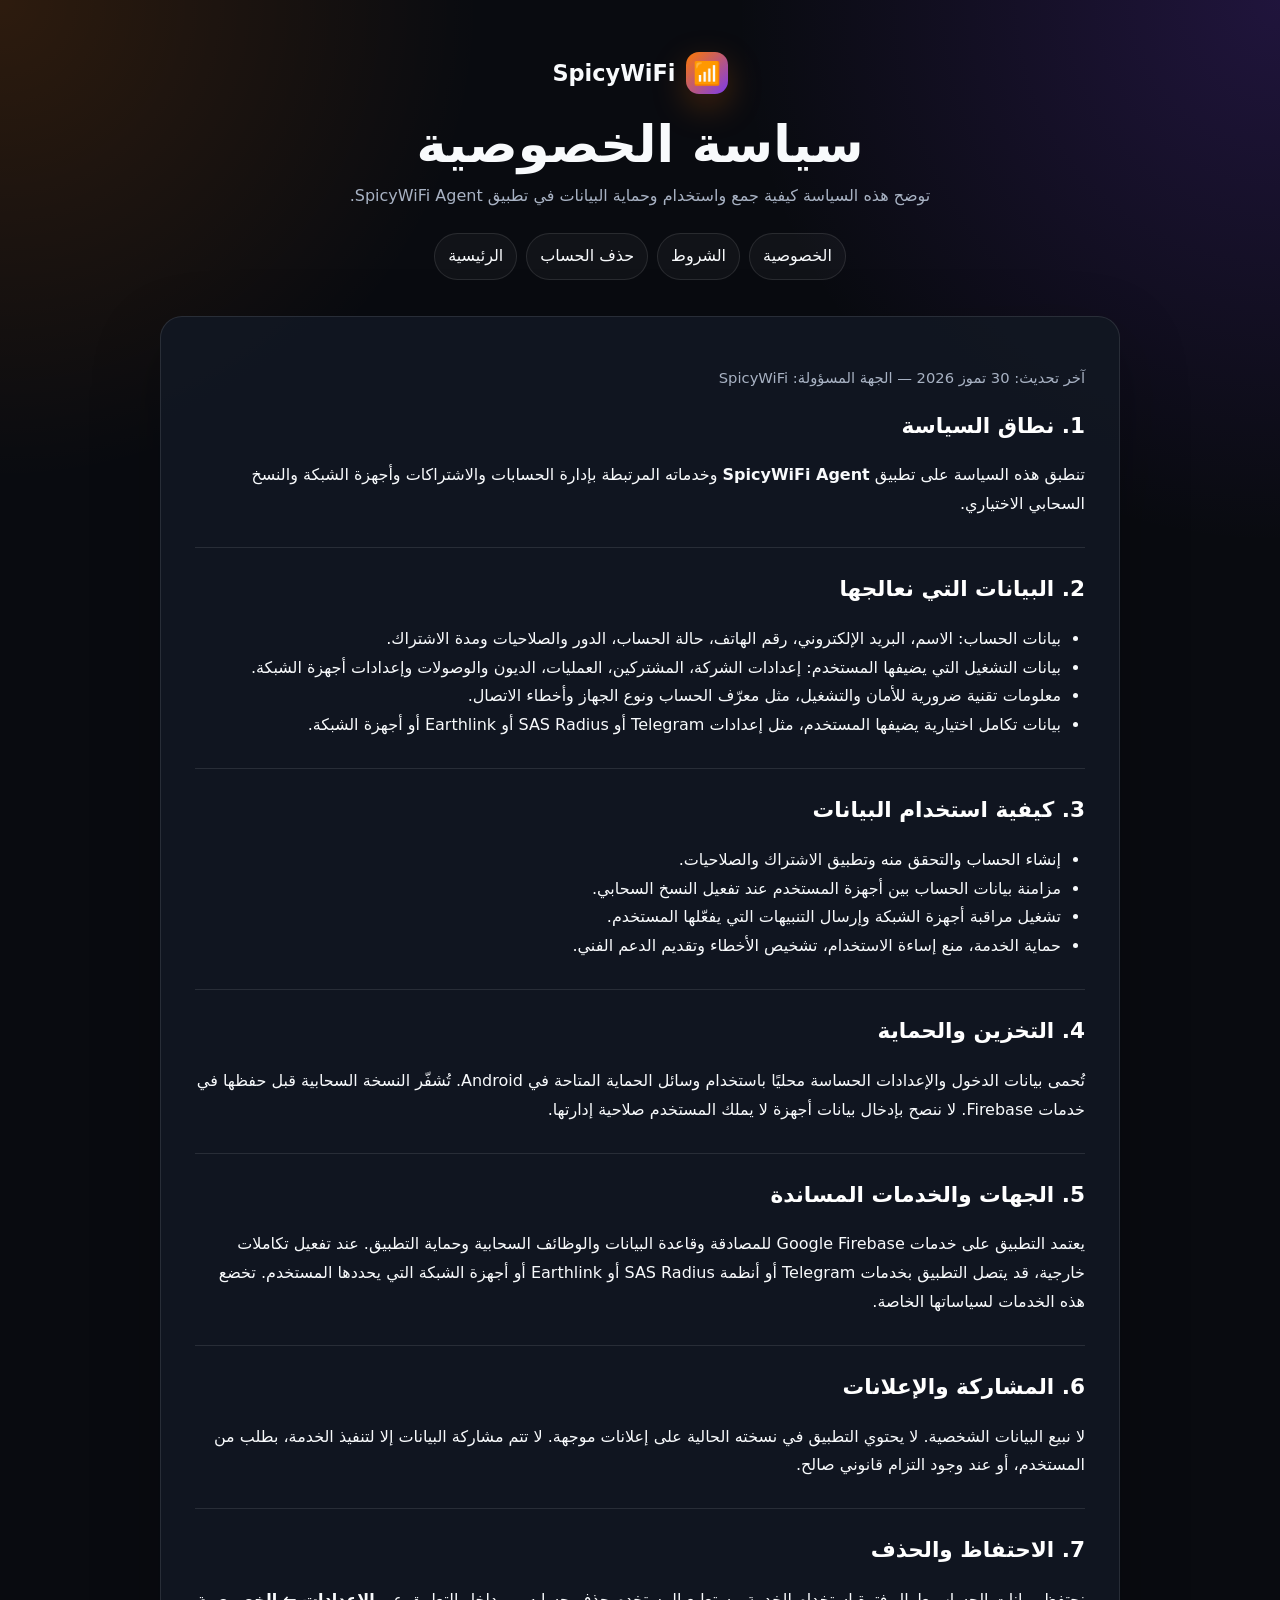
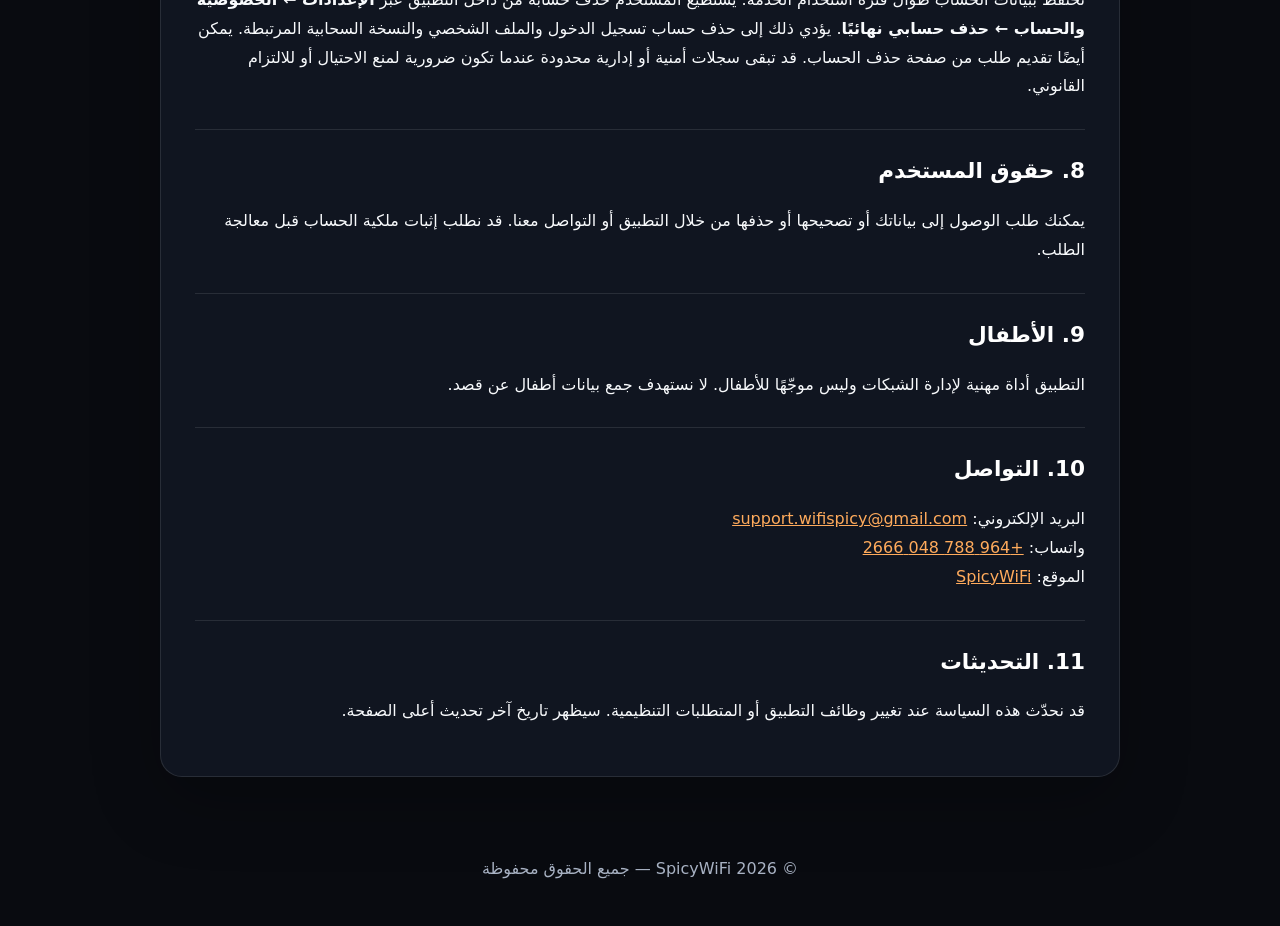
<file: privacy-policy.html>
<!doctype html>
<html lang="ar" dir="rtl">
<head>
  <meta charset="utf-8">
  <meta name="viewport" content="width=device-width,initial-scale=1">
  <meta name="description" content="سياسة خصوصية تطبيق SpicyWiFi Agent">
  <title>سياسة الخصوصية | SpicyWiFi Agent</title>
  <link rel="stylesheet" href="styles.css">
</head>
<body>
<header class="wrapper">
  <div class="brand"><span class="brand-mark">📶</span> SpicyWiFi</div>
  <h1>سياسة الخصوصية</h1>
  <p class="lead">توضح هذه السياسة كيفية جمع واستخدام وحماية البيانات في تطبيق SpicyWiFi Agent.</p>
  <nav><a href="privacy-policy.html">الخصوصية</a><a href="terms.html">الشروط</a><a href="delete-account.html">حذف الحساب</a><a href="https://engfaris98.github.io/spicywifi/">الرئيسية</a></nav>
</header>
<main class="wrapper"><article class="card">
  <p class="meta">آخر تحديث: 30 تموز 2026 — الجهة المسؤولة: SpicyWiFi</p>
  <section><h2>1. نطاق السياسة</h2><p>تنطبق هذه السياسة على تطبيق <strong>SpicyWiFi Agent</strong> وخدماته المرتبطة بإدارة الحسابات والاشتراكات وأجهزة الشبكة والنسخ السحابي الاختياري.</p></section>
  <section><h2>2. البيانات التي نعالجها</h2><ul>
    <li>بيانات الحساب: الاسم، البريد الإلكتروني، رقم الهاتف، حالة الحساب، الدور والصلاحيات ومدة الاشتراك.</li>
    <li>بيانات التشغيل التي يضيفها المستخدم: إعدادات الشركة، المشتركين، العمليات، الديون والوصولات وإعدادات أجهزة الشبكة.</li>
    <li>معلومات تقنية ضرورية للأمان والتشغيل، مثل معرّف الحساب ونوع الجهاز وأخطاء الاتصال.</li>
    <li>بيانات تكامل اختيارية يضيفها المستخدم، مثل إعدادات Telegram أو SAS Radius أو Earthlink أو أجهزة الشبكة.</li>
  </ul></section>
  <section><h2>3. كيفية استخدام البيانات</h2><ul>
    <li>إنشاء الحساب والتحقق منه وتطبيق الاشتراك والصلاحيات.</li>
    <li>مزامنة بيانات الحساب بين أجهزة المستخدم عند تفعيل النسخ السحابي.</li>
    <li>تشغيل مراقبة أجهزة الشبكة وإرسال التنبيهات التي يفعّلها المستخدم.</li>
    <li>حماية الخدمة، منع إساءة الاستخدام، تشخيص الأخطاء وتقديم الدعم الفني.</li>
  </ul></section>
  <section><h2>4. التخزين والحماية</h2><p>تُحمى بيانات الدخول والإعدادات الحساسة محليًا باستخدام وسائل الحماية المتاحة في Android. تُشفّر النسخة السحابية قبل حفظها في خدمات Firebase. لا ننصح بإدخال بيانات أجهزة لا يملك المستخدم صلاحية إدارتها.</p></section>
  <section><h2>5. الجهات والخدمات المساندة</h2><p>يعتمد التطبيق على خدمات Google Firebase للمصادقة وقاعدة البيانات والوظائف السحابية وحماية التطبيق. عند تفعيل تكاملات خارجية، قد يتصل التطبيق بخدمات Telegram أو أنظمة SAS Radius أو Earthlink أو أجهزة الشبكة التي يحددها المستخدم. تخضع هذه الخدمات لسياساتها الخاصة.</p></section>
  <section><h2>6. المشاركة والإعلانات</h2><p>لا نبيع البيانات الشخصية. لا يحتوي التطبيق في نسخته الحالية على إعلانات موجهة. لا تتم مشاركة البيانات إلا لتنفيذ الخدمة، بطلب من المستخدم، أو عند وجود التزام قانوني صالح.</p></section>
  <section><h2>7. الاحتفاظ والحذف</h2><p>نحتفظ ببيانات الحساب طوال فترة استخدام الخدمة. يستطيع المستخدم حذف حسابه من داخل التطبيق عبر <strong>الإعدادات ← الخصوصية والحساب ← حذف حسابي نهائيًا</strong>. يؤدي ذلك إلى حذف حساب تسجيل الدخول والملف الشخصي والنسخة السحابية المرتبطة. يمكن أيضًا تقديم طلب من صفحة حذف الحساب. قد تبقى سجلات أمنية أو إدارية محدودة عندما تكون ضرورية لمنع الاحتيال أو للالتزام القانوني.</p></section>
  <section><h2>8. حقوق المستخدم</h2><p>يمكنك طلب الوصول إلى بياناتك أو تصحيحها أو حذفها من خلال التطبيق أو التواصل معنا. قد نطلب إثبات ملكية الحساب قبل معالجة الطلب.</p></section>
  <section><h2>9. الأطفال</h2><p>التطبيق أداة مهنية لإدارة الشبكات وليس موجّهًا للأطفال. لا نستهدف جمع بيانات أطفال عن قصد.</p></section>
  <section><h2>10. التواصل</h2><p>البريد الإلكتروني: <a href="mailto:support.wifispicy@gmail.com">support.wifispicy@gmail.com</a><br>واتساب: <a href="https://wa.me/9647880482666">+964 788 048 2666</a><br>الموقع: <a href="https://engfaris98.github.io/spicywifi/">SpicyWiFi</a></p></section>
  <section><h2>11. التحديثات</h2><p>قد نحدّث هذه السياسة عند تغيير وظائف التطبيق أو المتطلبات التنظيمية. سيظهر تاريخ آخر تحديث أعلى الصفحة.</p></section>
</article></main>
<footer class="wrapper">© 2026 SpicyWiFi — جميع الحقوق محفوظة</footer>
</body></html>
</file>
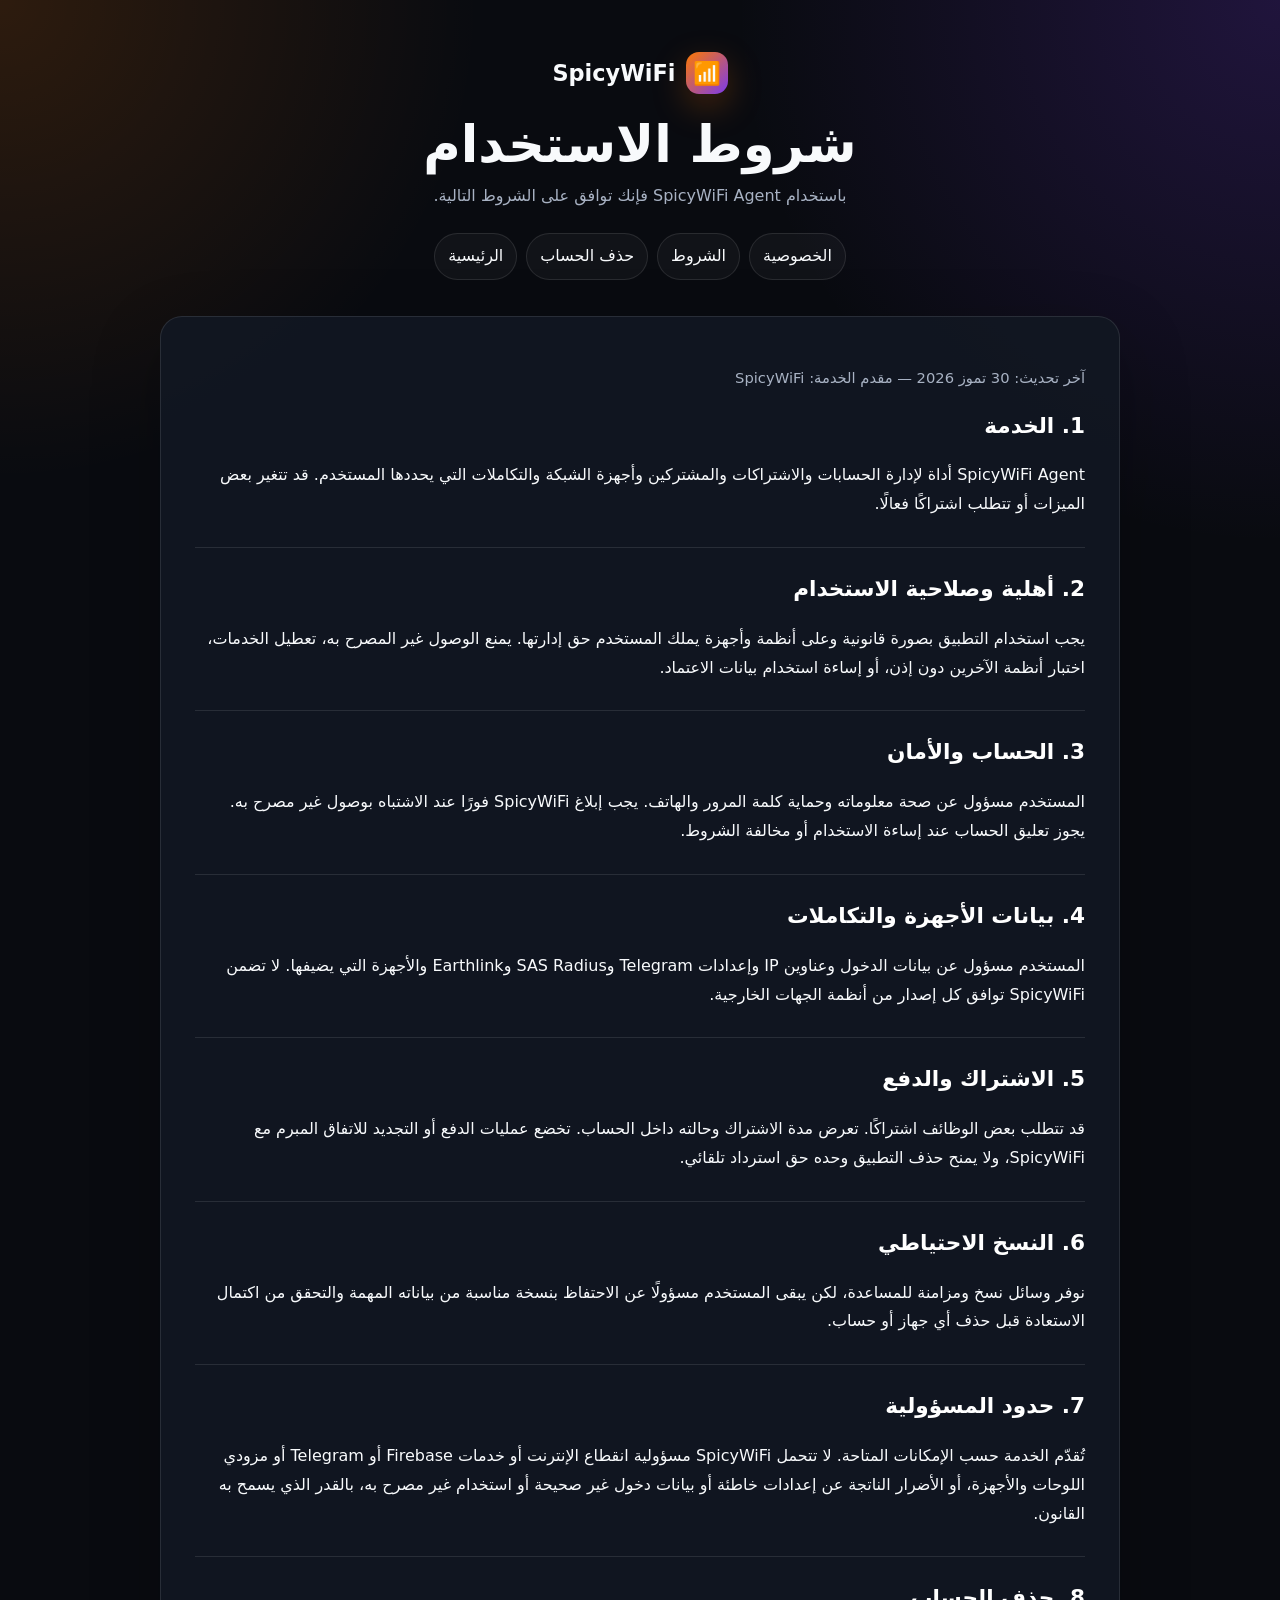
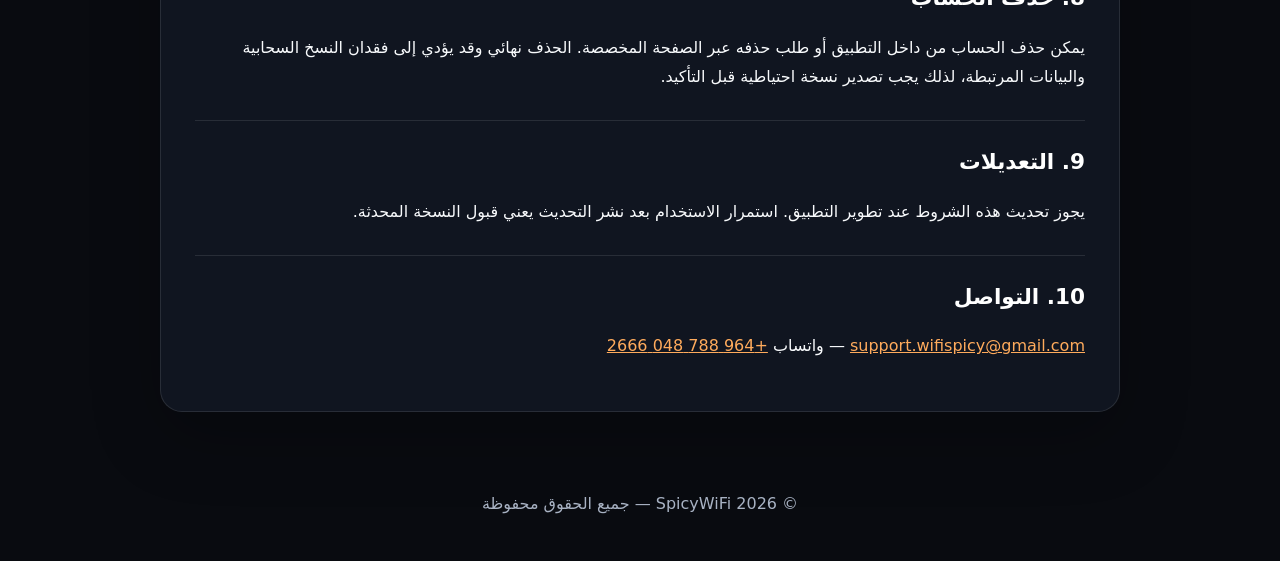
<file: terms.html>
<!doctype html>
<html lang="ar" dir="rtl">
<head>
  <meta charset="utf-8"><meta name="viewport" content="width=device-width,initial-scale=1">
  <meta name="description" content="شروط استخدام تطبيق SpicyWiFi Agent">
  <title>شروط الاستخدام | SpicyWiFi Agent</title><link rel="stylesheet" href="styles.css">
</head>
<body>
<header class="wrapper"><div class="brand"><span class="brand-mark">📶</span> SpicyWiFi</div><h1>شروط الاستخدام</h1><p class="lead">باستخدام SpicyWiFi Agent فإنك توافق على الشروط التالية.</p><nav><a href="privacy-policy.html">الخصوصية</a><a href="terms.html">الشروط</a><a href="delete-account.html">حذف الحساب</a><a href="https://engfaris98.github.io/spicywifi/">الرئيسية</a></nav></header>
<main class="wrapper"><article class="card">
<p class="meta">آخر تحديث: 30 تموز 2026 — مقدم الخدمة: SpicyWiFi</p>
<section><h2>1. الخدمة</h2><p>SpicyWiFi Agent أداة لإدارة الحسابات والاشتراكات والمشتركين وأجهزة الشبكة والتكاملات التي يحددها المستخدم. قد تتغير بعض الميزات أو تتطلب اشتراكًا فعالًا.</p></section>
<section><h2>2. أهلية وصلاحية الاستخدام</h2><p>يجب استخدام التطبيق بصورة قانونية وعلى أنظمة وأجهزة يملك المستخدم حق إدارتها. يمنع الوصول غير المصرح به، تعطيل الخدمات، اختبار أنظمة الآخرين دون إذن، أو إساءة استخدام بيانات الاعتماد.</p></section>
<section><h2>3. الحساب والأمان</h2><p>المستخدم مسؤول عن صحة معلوماته وحماية كلمة المرور والهاتف. يجب إبلاغ SpicyWiFi فورًا عند الاشتباه بوصول غير مصرح به. يجوز تعليق الحساب عند إساءة الاستخدام أو مخالفة الشروط.</p></section>
<section><h2>4. بيانات الأجهزة والتكاملات</h2><p>المستخدم مسؤول عن بيانات الدخول وعناوين IP وإعدادات Telegram وSAS Radius وEarthlink والأجهزة التي يضيفها. لا تضمن SpicyWiFi توافق كل إصدار من أنظمة الجهات الخارجية.</p></section>
<section><h2>5. الاشتراك والدفع</h2><p>قد تتطلب بعض الوظائف اشتراكًا. تعرض مدة الاشتراك وحالته داخل الحساب. تخضع عمليات الدفع أو التجديد للاتفاق المبرم مع SpicyWiFi، ولا يمنح حذف التطبيق وحده حق استرداد تلقائي.</p></section>
<section><h2>6. النسخ الاحتياطي</h2><p>نوفر وسائل نسخ ومزامنة للمساعدة، لكن يبقى المستخدم مسؤولًا عن الاحتفاظ بنسخة مناسبة من بياناته المهمة والتحقق من اكتمال الاستعادة قبل حذف أي جهاز أو حساب.</p></section>
<section><h2>7. حدود المسؤولية</h2><p>تُقدّم الخدمة حسب الإمكانات المتاحة. لا تتحمل SpicyWiFi مسؤولية انقطاع الإنترنت أو خدمات Firebase أو Telegram أو مزودي اللوحات والأجهزة، أو الأضرار الناتجة عن إعدادات خاطئة أو بيانات دخول غير صحيحة أو استخدام غير مصرح به، بالقدر الذي يسمح به القانون.</p></section>
<section><h2>8. حذف الحساب</h2><p>يمكن حذف الحساب من داخل التطبيق أو طلب حذفه عبر الصفحة المخصصة. الحذف نهائي وقد يؤدي إلى فقدان النسخ السحابية والبيانات المرتبطة، لذلك يجب تصدير نسخة احتياطية قبل التأكيد.</p></section>
<section><h2>9. التعديلات</h2><p>يجوز تحديث هذه الشروط عند تطوير التطبيق. استمرار الاستخدام بعد نشر التحديث يعني قبول النسخة المحدثة.</p></section>
<section><h2>10. التواصل</h2><p><a href="mailto:support.wifispicy@gmail.com">support.wifispicy@gmail.com</a> — واتساب <a href="https://wa.me/9647880482666">+964 788 048 2666</a></p></section>
</article></main><footer class="wrapper">© 2026 SpicyWiFi — جميع الحقوق محفوظة</footer>
</body></html>
</file>
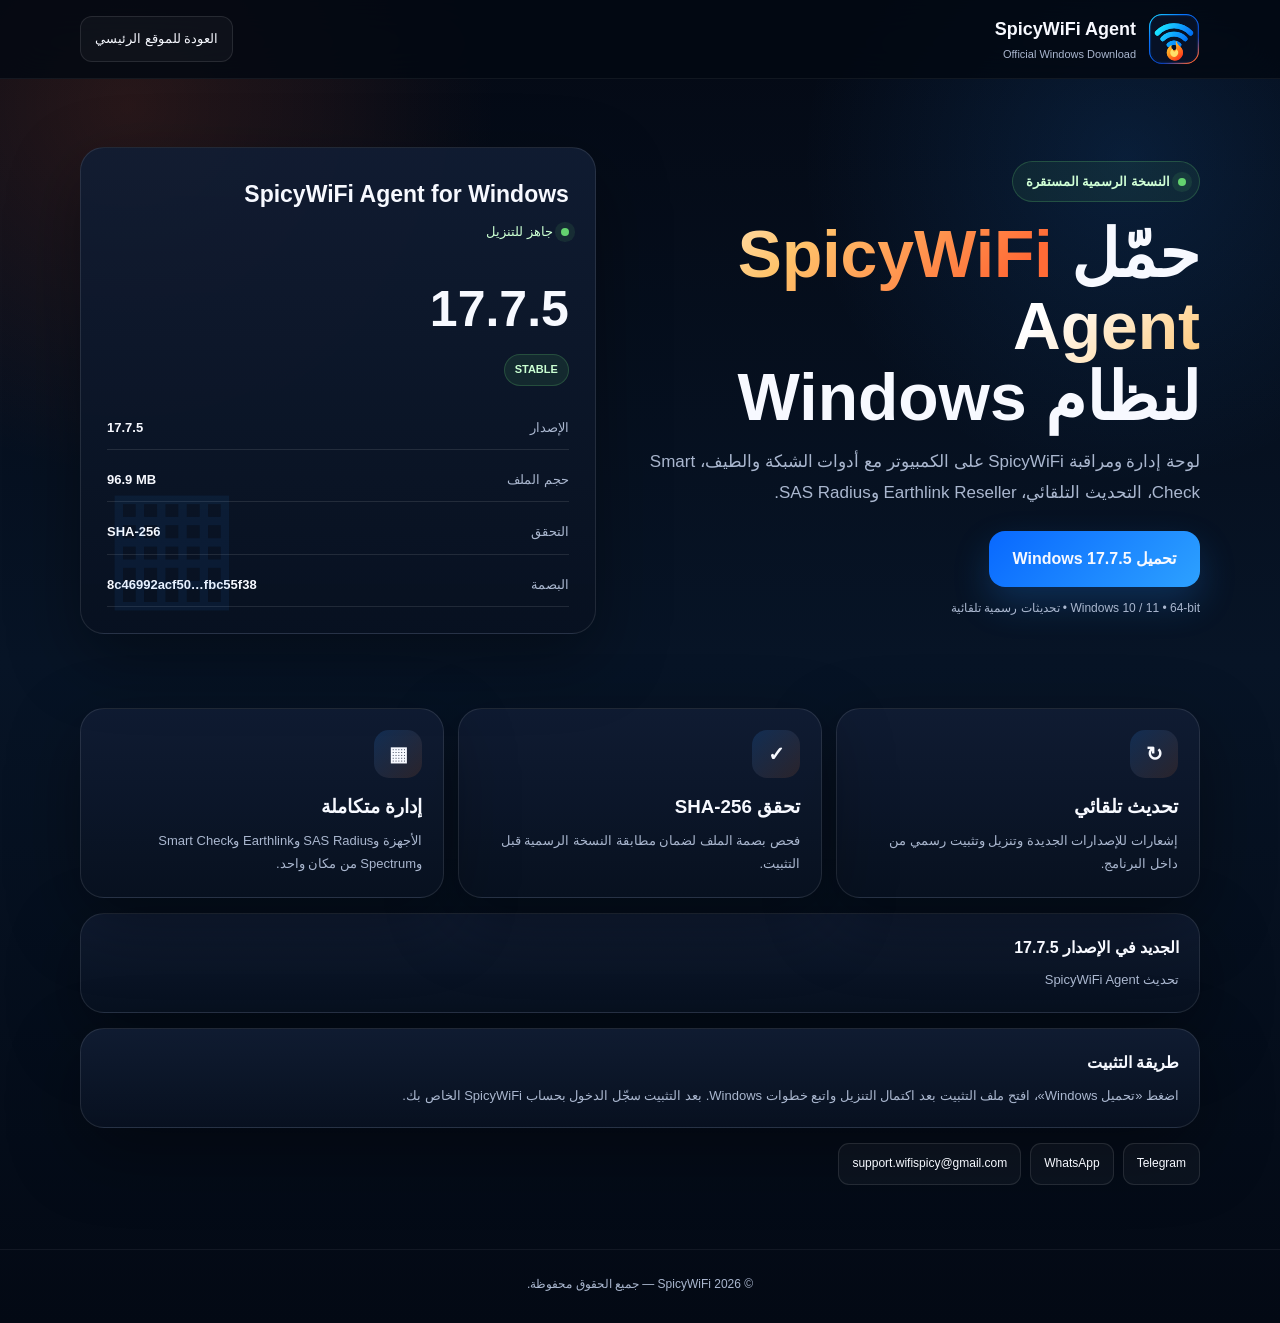
<file: windows.html>
<!doctype html><html lang="ar" dir="rtl"><head><meta charset="utf-8"><meta name="viewport" content="width=device-width,initial-scale=1"><meta name="theme-color" content="#06101f"><meta name="description" content="تحميل SpicyWiFi Agent لنظام Windows - الصفحة الرسمية."><title>SpicyWiFi Agent for Windows</title><link rel="icon" href="logo-spicywifi.svg" type="image/svg+xml"><style>:root{--bg:#050b16;--panel:#0b172b;--line:rgba(255,255,255,.10);--text:#f7f9ff;--muted:#aab7cf;--orange:#ff7b28;--orange2:#ff522f;--blue:#258eff;--green:#64d26f;--shadow:0 24px 70px rgba(0,0,0,.36)}*{box-sizing:border-box}body{margin:0;font-family:Tahoma,Arial,sans-serif;color:var(--text);background:radial-gradient(circle at 10% 8%,rgba(255,99,43,.14),transparent 22%),radial-gradient(circle at 88% 12%,rgba(37,142,255,.14),transparent 20%),linear-gradient(180deg,#040914,#071426 50%,#030914);line-height:1.8;min-height:100vh}a{color:inherit;text-decoration:none}.wrap{width:min(1120px,calc(100% - 28px));margin:auto}.top{position:sticky;top:0;z-index:20;background:rgba(3,9,19,.84);backdrop-filter:blur(18px);border-bottom:1px solid rgba(255,255,255,.06)}.topin{min-height:78px;display:flex;align-items:center;justify-content:space-between;gap:16px}.brand{display:flex;align-items:center;gap:12px}.brand img{width:52px;height:52px;border-radius:16px}.brand b{display:block;font-size:18px}.brand small{display:block;color:var(--muted);font-size:11px}.home{padding:10px 14px;border-radius:12px;border:1px solid var(--line);background:rgba(255,255,255,.035);font-size:13px}.hero{padding:68px 0 42px}.grid{display:grid;grid-template-columns:1.05fr .95fr;gap:34px;align-items:center}.badge{display:inline-flex;align-items:center;gap:8px;padding:8px 13px;border-radius:999px;background:rgba(100,210,111,.08);border:1px solid rgba(100,210,111,.24);color:#d0ffd6;font-size:13px;font-weight:800}.dot{width:8px;height:8px;border-radius:50%;background:var(--green);box-shadow:0 0 0 6px rgba(100,210,111,.10)}h1{font-size:clamp(40px,5.8vw,66px);line-height:1.08;margin:17px 0 14px}.grad{background:linear-gradient(135deg,#fff 10%,#ffc36b 48%,#ff6b36 90%);-webkit-background-clip:text;background-clip:text;color:transparent}.lead{color:var(--muted);font-size:17px;margin:0 0 23px}.download{display:inline-flex;align-items:center;justify-content:center;min-height:56px;padding:0 24px;border-radius:16px;background:linear-gradient(135deg,#0868ff,#2da1ff);font-weight:900;box-shadow:0 16px 36px rgba(37,142,255,.22);transition:.2s}.download:hover{transform:translateY(-2px)}.download.disabled{pointer-events:none;opacity:.55}.sub,.error{margin-top:11px;font-size:12px;color:var(--muted)}.error{display:none;color:#ffcdbb}.panel,.card,.note{background:linear-gradient(180deg,rgba(17,29,52,.90),rgba(8,17,32,.92));border:1px solid var(--line);border-radius:24px;box-shadow:var(--shadow)}.panel{padding:26px;position:relative;overflow:hidden}.panel:after{content:"▦";position:absolute;left:20px;bottom:-42px;font-size:150px;color:#258eff;opacity:.08}.panel h2{margin:0;font-size:23px}.status{display:flex;align-items:center;gap:8px;color:#caffd2;font-size:13px;margin:5px 0 20px}.version{font-size:50px;font-weight:900;direction:ltr;text-align:right}.stable{display:inline-block;padding:5px 10px;border-radius:999px;background:rgba(100,210,111,.10);border:1px solid rgba(100,210,111,.22);font-size:11px;color:#caffd2;font-weight:900}.meta{display:grid;gap:8px;margin-top:20px}.row{display:flex;justify-content:space-between;gap:15px;padding:10px 0;border-bottom:1px solid var(--line);font-size:13px}.row span{color:var(--muted)}.row strong{direction:ltr;text-align:left;overflow-wrap:anywhere}.section{padding:32px 0 64px}.cards{display:grid;grid-template-columns:repeat(3,1fr);gap:14px}.card{padding:21px}.ico{width:48px;height:48px;border-radius:15px;display:grid;place-items:center;background:linear-gradient(135deg,rgba(37,142,255,.17),rgba(255,123,40,.12));font-size:20px;font-weight:900}.card h3{margin:12px 0 5px}.card p,.note p{margin:0;color:var(--muted);font-size:13px}.note{padding:20px;margin-top:15px}.note b{display:block;margin-bottom:6px}.support{display:flex;flex-wrap:wrap;gap:9px;margin-top:15px}.support a{padding:9px 13px;border-radius:11px;border:1px solid var(--line);background:rgba(255,255,255,.035);font-size:12px}.footer{padding:24px 0 28px;border-top:1px solid rgba(255,255,255,.06);color:var(--muted);font-size:12px;text-align:center}@media(max-width:800px){.grid{grid-template-columns:1fr}.panel{order:-1}.cards{grid-template-columns:1fr}.brand small{display:none}.download{width:100%}.hero{padding-top:42px}}@media(max-width:520px){.topin{min-height:70px}.brand img{width:44px;height:44px}.brand b{font-size:15px}.home{font-size:11px;padding:8px 10px}h1{font-size:39px}.lead{font-size:15px}.version{font-size:42px}}</style></head><body><header class="top"><div class="wrap topin"><a class="brand" href="./"><img src="logo-spicywifi.svg" alt="SpicyWiFi"><span><b>SpicyWiFi Agent</b><small>Official Windows Download</small></span></a><a class="home" href="./">العودة للموقع الرئيسي</a></div></header><main><section class="hero"><div class="wrap grid"><div><div class="badge"><span class="dot"></span>النسخة الرسمية المستقرة</div><h1>حمّل <span class="grad">SpicyWiFi Agent</span><br>لنظام Windows</h1><p class="lead">لوحة إدارة ومراقبة SpicyWiFi على الكمبيوتر مع أدوات الشبكة والطيف، Smart Check، التحديث التلقائي، Earthlink Reseller وSAS Radius.</p><a id="downloadButton" class="download disabled" href="#"><span>جاري تجهيز رابط التحميل...</span></a><div class="sub">Windows 10 / 11 • 64-bit • تحديثات رسمية تلقائية</div><div id="loadError" class="error">تعذر قراءة معلومات آخر إصدار، تم استخدام بيانات النسخة المعتمدة.</div></div><aside class="panel"><h2>SpicyWiFi Agent for Windows</h2><div class="status"><span class="dot"></span>جاهز للتنزيل</div><div id="version" class="version">17.0.7</div><span class="stable">STABLE</span><div class="meta"><div class="row"><span>الإصدار</span><strong id="versionMeta">17.0.7</strong></div><div class="row"><span>حجم الملف</span><strong id="fileSize">109 MB</strong></div><div class="row"><span>التحقق</span><strong>SHA-256</strong></div><div class="row"><span>البصمة</span><strong id="shaValue">—</strong></div></div></aside></div></section><section class="section"><div class="wrap"><div class="cards"><article class="card"><div class="ico">↻</div><h3>تحديث تلقائي</h3><p>إشعارات للإصدارات الجديدة وتنزيل وتثبيت رسمي من داخل البرنامج.</p></article><article class="card"><div class="ico">✓</div><h3>تحقق SHA-256</h3><p>فحص بصمة الملف لضمان مطابقة النسخة الرسمية قبل التثبيت.</p></article><article class="card"><div class="ico">▦</div><h3>إدارة متكاملة</h3><p>الأجهزة وSAS Radius وEarthlink وSmart Check وSpectrum من مكان واحد.</p></article></div><div class="note"><b>الجديد في الإصدار <span id="noteVersion">17.0.7</span></b><p id="releaseNotes">تحسينات في SAS Radius وSpectrum وSmart Check وEarthlink Reseller والاستقرار العام.</p></div><div class="note"><b>طريقة التثبيت</b><p>اضغط «تحميل Windows»، افتح ملف التثبيت بعد اكتمال التنزيل واتبع خطوات Windows. بعد التثبيت سجّل الدخول بحساب SpicyWiFi الخاص بك.</p></div><div class="support"><a href="https://t.me/spicywifi_1iq" target="_blank" rel="noopener">Telegram</a><a href="https://wa.me/9647880482666" target="_blank" rel="noopener">WhatsApp</a><a href="mailto:support.wifispicy@gmail.com">support.wifispicy@gmail.com</a></div></div></section></main><footer class="footer">© <span id="year"></span> SpicyWiFi — جميع الحقوق محفوظة.</footer><script>document.getElementById('year').textContent=new Date().getFullYear();const fallback={version:'17.0.7',downloadUrl:'https://github.com/engfaris98/spicywifi/releases/download/v17.0.7/SpicyWiFiAgent-17.0.7.exe',sha256:'ee0de103d99c6b562b33bed8edb487cb90449471ed688ead093747ec2dc72f99',sizeBytes:114795008,releaseNotes:'تحسينات في SAS Radius وSpectrum وSmart Check وEarthlink Reseller والاستقرار العام.'};const mb=b=>{const m=b/1048576;return(m>=100?m.toFixed(0):m.toFixed(1))+' MB'};function render(d){d={...fallback,...d};document.getElementById('version').textContent=d.version;document.getElementById('versionMeta').textContent=d.version;document.getElementById('fileSize').textContent=mb(d.sizeBytes);document.getElementById('shaValue').textContent=d.sha256.slice(0,12)+'…'+d.sha256.slice(-8);document.getElementById('shaValue').title=d.sha256;document.getElementById('noteVersion').textContent=d.version;document.getElementById('releaseNotes').textContent=d.releaseNotes||fallback.releaseNotes;const b=document.getElementById('downloadButton');b.href=d.downloadUrl;b.classList.remove('disabled');b.querySelector('span').textContent='تحميل Windows '+d.version}fetch('./windows-version.json?v='+Date.now(),{cache:'no-store'}).then(r=>{if(!r.ok)throw 0;return r.json()}).then(render).catch(()=>{render(fallback);document.getElementById('loadError').style.display='block'});</script></body></html>
</file>
<file: styles.css>
:root {
  color-scheme: dark;
  --bg: #090b10;
  --panel: #121722;
  --text: #f8fafc;
  --muted: #a8b2c3;
  --orange: #ff7900;
  --purple: #7c3aed;
  --line: rgba(255,255,255,.10);
  --danger: #ef4444;
}
* { box-sizing: border-box; }
html { scroll-behavior: smooth; }
body {
  margin: 0;
  font-family: system-ui, -apple-system, "Segoe UI", Tahoma, Arial, sans-serif;
  background:
    radial-gradient(circle at top right, rgba(124,58,237,.20), transparent 34rem),
    radial-gradient(circle at top left, rgba(255,121,0,.15), transparent 30rem),
    var(--bg);
  color: var(--text);
  line-height: 1.8;
}
a { color: #ffab5c; }
.wrapper { width: min(960px, calc(100% - 32px)); margin: 0 auto; }
header { padding: 52px 0 24px; text-align: center; }
.brand { display: inline-flex; align-items: center; gap: 10px; font-weight: 900; font-size: 1.4rem; }
.brand-mark { width: 42px; height: 42px; border-radius: 13px; display: grid; place-items: center; background: linear-gradient(135deg,var(--orange),var(--purple)); box-shadow: 0 12px 34px rgba(255,121,0,.25); }
h1 { margin: 18px 0 6px; line-height: 1.25; font-size: clamp(2rem, 5vw, 3.2rem); }
.lead { margin: 0 auto; max-width: 720px; color: var(--muted); }
nav { display: flex; flex-wrap: wrap; justify-content: center; gap: 9px; margin-top: 22px; }
nav a { text-decoration: none; padding: 8px 13px; border: 1px solid var(--line); border-radius: 999px; color: var(--text); background: rgba(255,255,255,.035); }
main { padding: 12px 0 56px; }
.card { background: rgba(18,23,34,.92); border: 1px solid var(--line); border-radius: 22px; padding: clamp(20px, 4vw, 34px); box-shadow: 0 24px 70px rgba(0,0,0,.24); }
section + section { border-top: 1px solid var(--line); margin-top: 28px; padding-top: 22px; }
h2 { margin: 0 0 10px; color: #fff; font-size: 1.35rem; }
ul, ol { padding-inline-start: 24px; }
.notice { border-inline-start: 4px solid var(--orange); background: rgba(255,121,0,.08); border-radius: 12px; padding: 14px 16px; }
.danger { border-inline-start-color: var(--danger); background: rgba(239,68,68,.08); }
.actions { display: flex; flex-wrap: wrap; gap: 12px; margin-top: 20px; }
.button { display: inline-flex; align-items: center; justify-content: center; gap: 8px; min-height: 48px; padding: 10px 17px; border-radius: 13px; text-decoration: none; font-weight: 800; background: linear-gradient(135deg,var(--orange),#ff9b3e); color: #111; }
.button.secondary { background: transparent; color: var(--text); border: 1px solid var(--line); }
.meta { color: var(--muted); font-size: .92rem; }
footer { text-align: center; padding: 22px 0 42px; color: var(--muted); }
code { background: rgba(255,255,255,.07); padding: 2px 7px; border-radius: 7px; }
@media (max-width: 520px) { header { padding-top: 34px; } .wrapper { width: min(100% - 20px, 960px); } .card { border-radius: 17px; } .button { width: 100%; } }
</file>
